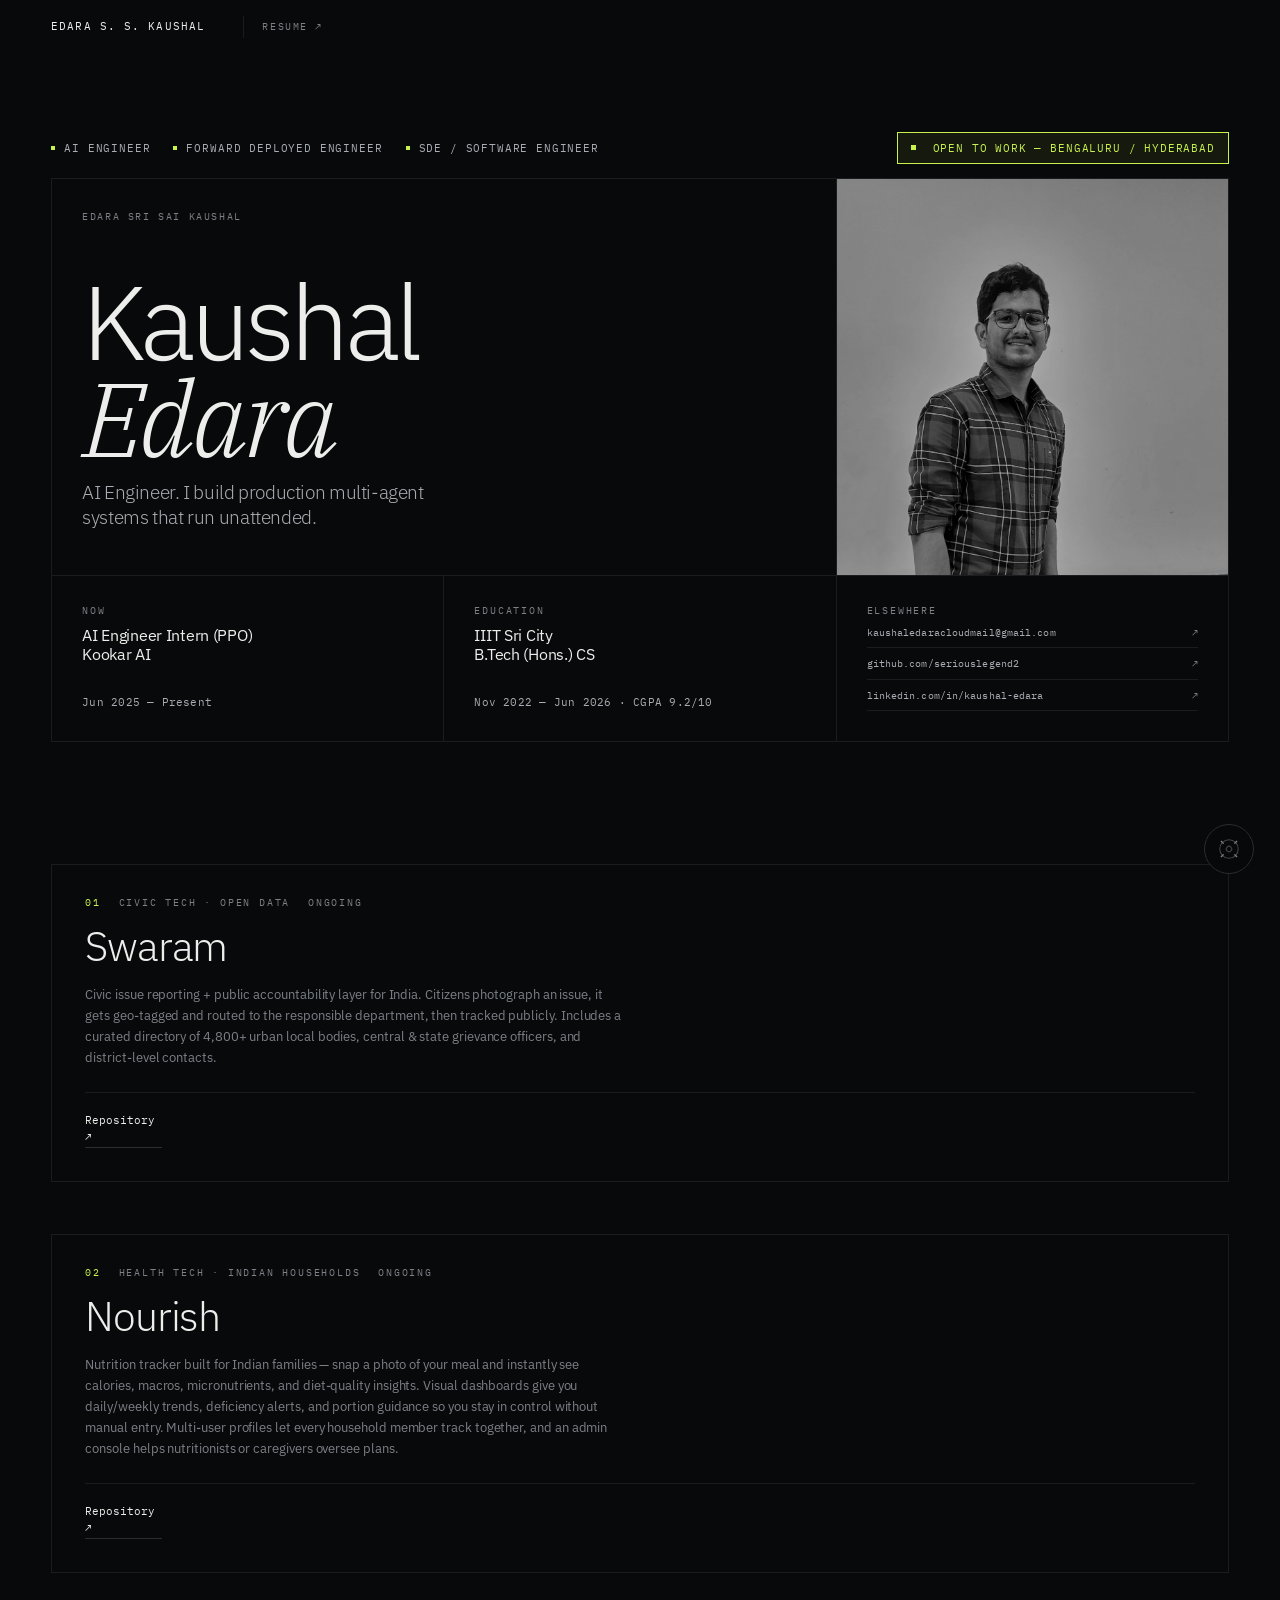
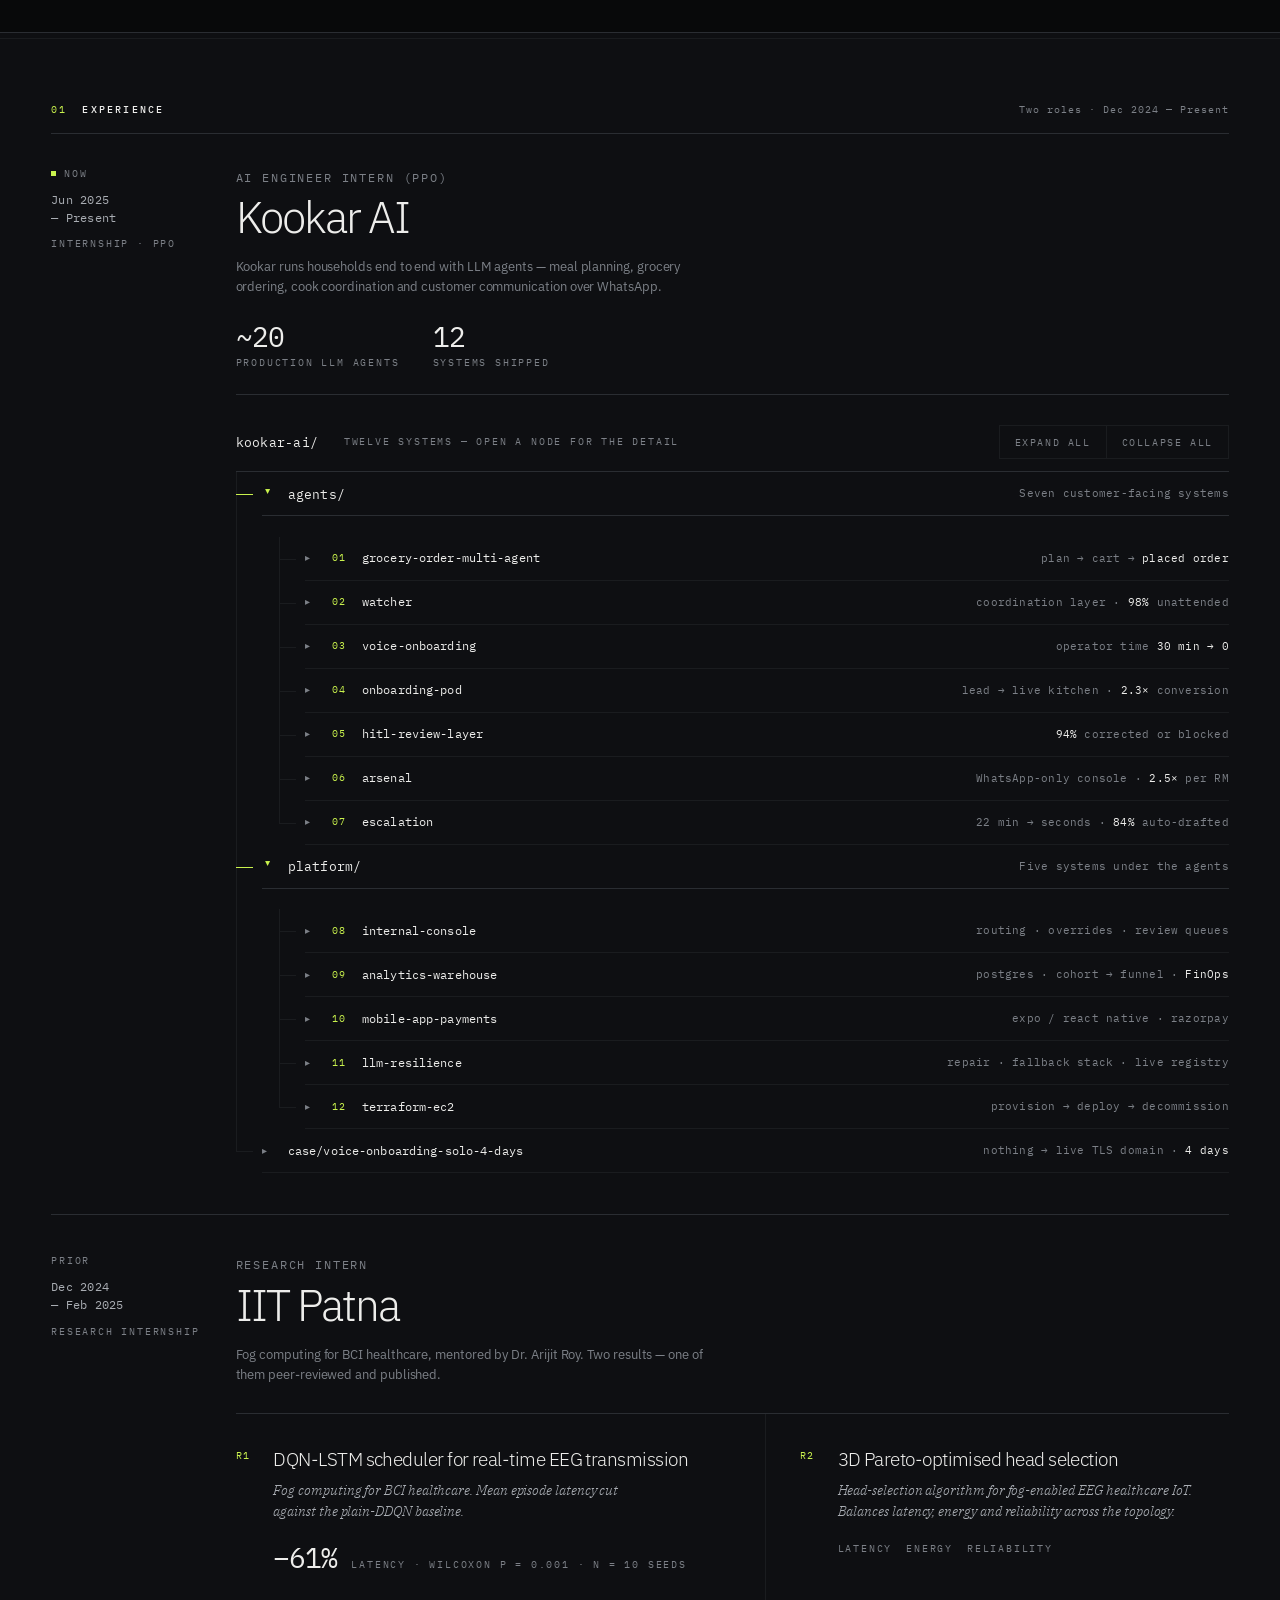
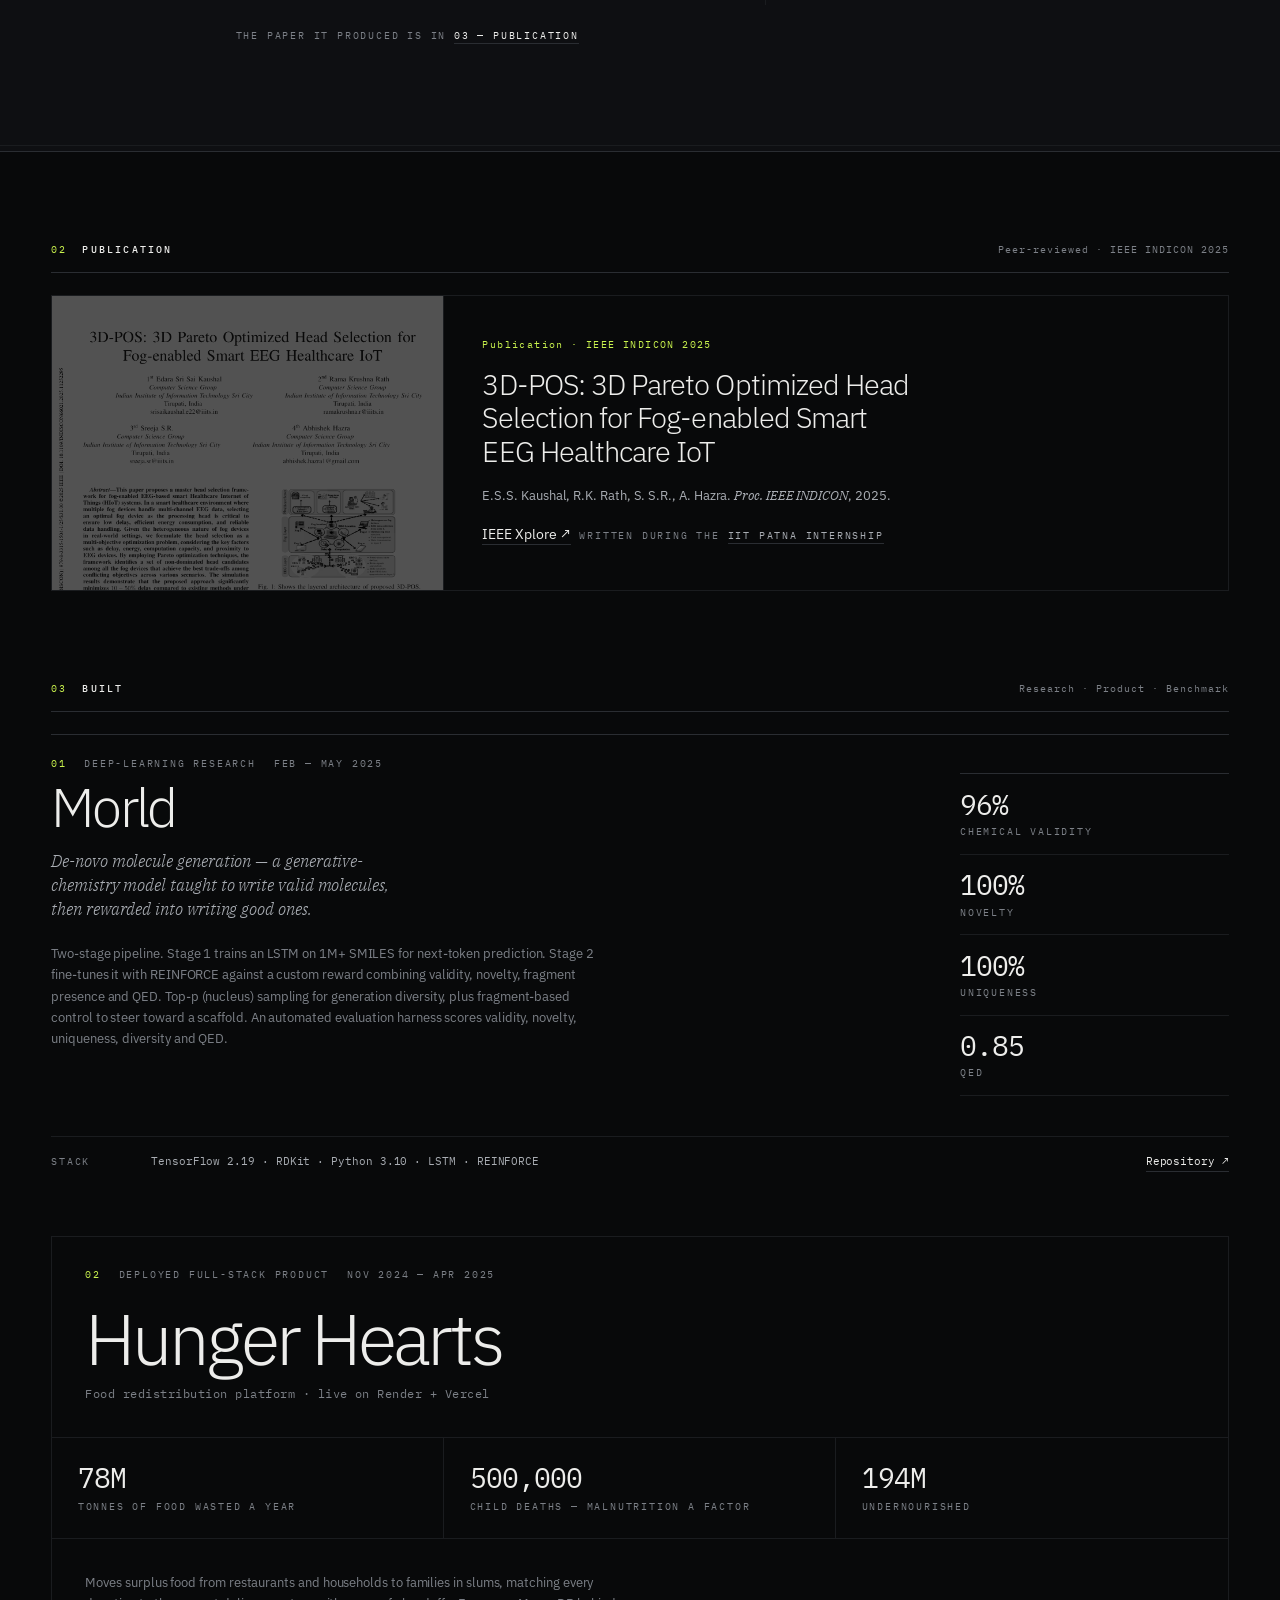
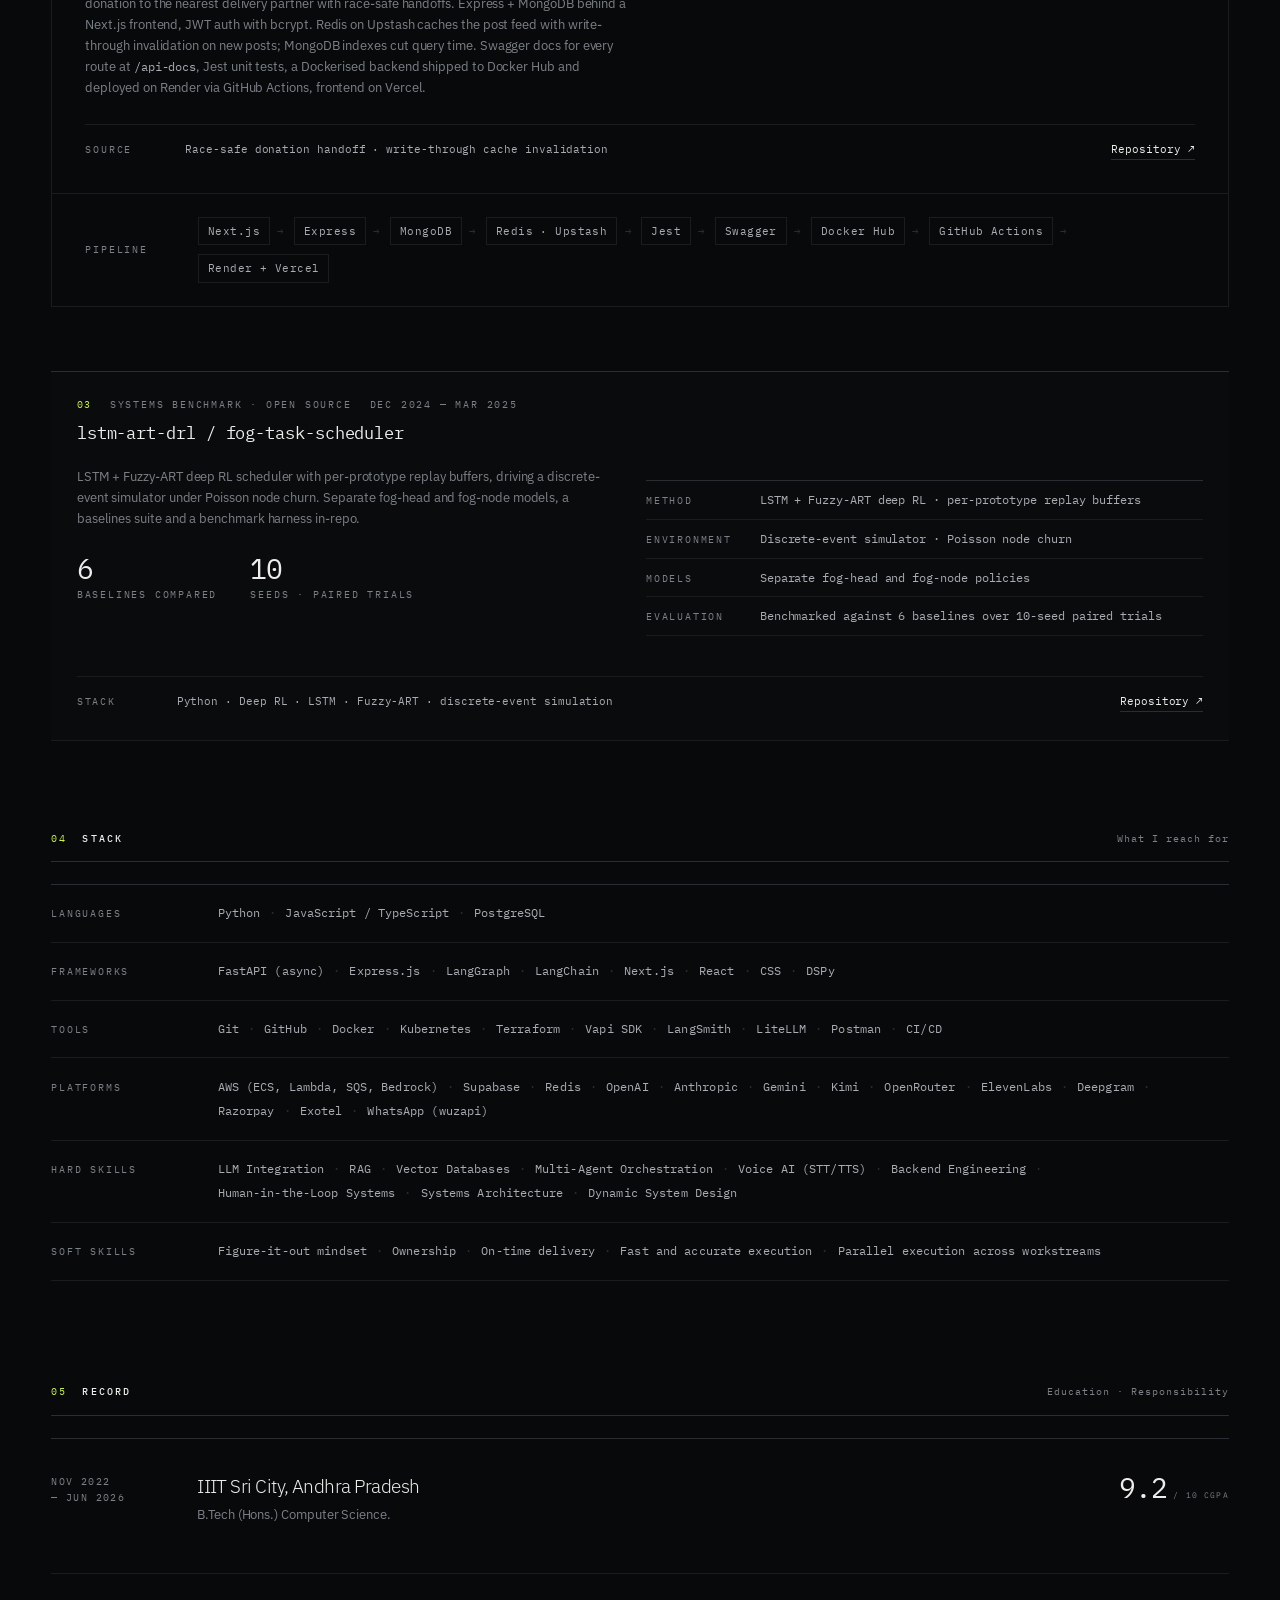
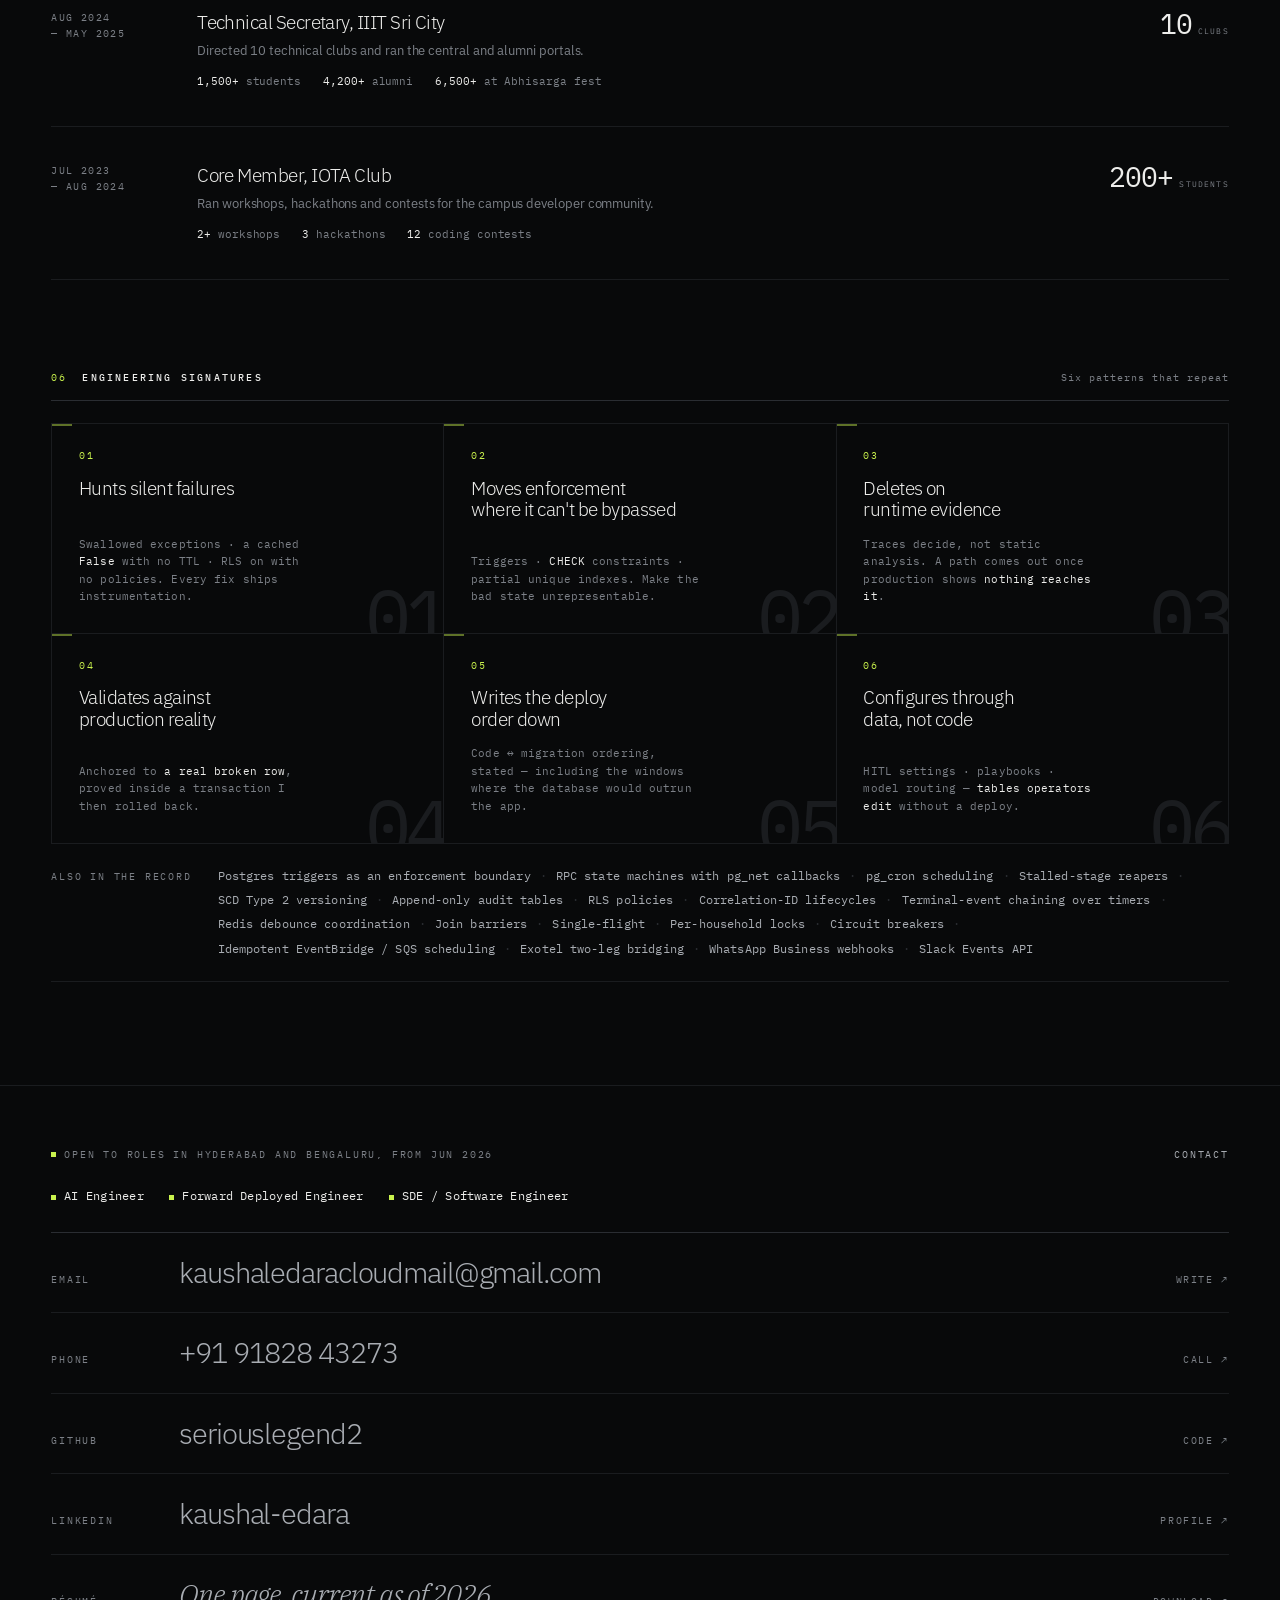
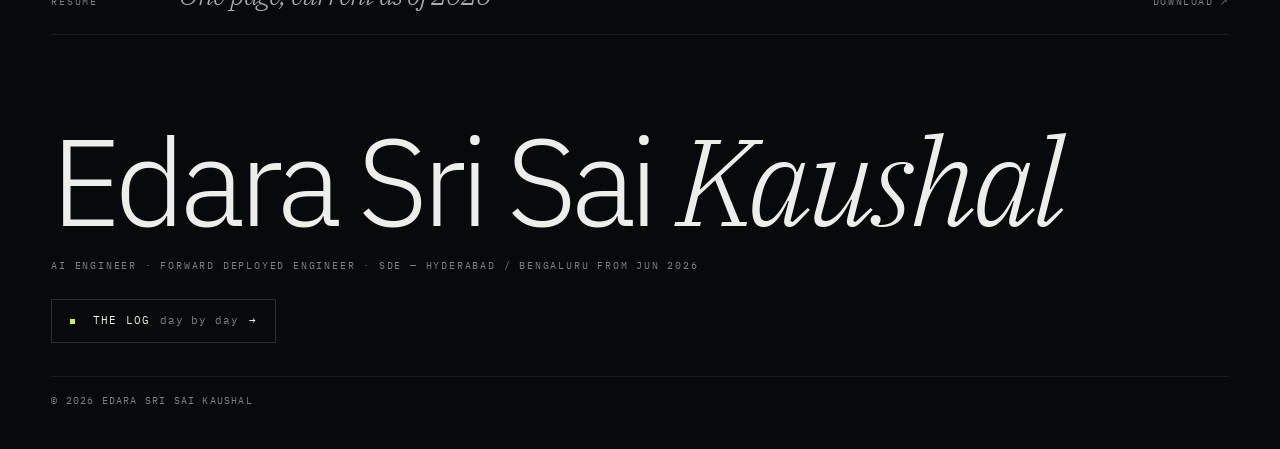
<file: index.html>
<!doctype html>
<html lang="en">
<head>
  <meta charset="utf-8" />
  <meta name="viewport" content="width=device-width, initial-scale=1, viewport-fit=cover" />
  <meta name="color-scheme" content="dark" />
  <title>Kaushal Edara — AI Engineer</title>
  <meta name="description" content="Kaushal Edara — AI engineer building production multi-agent systems at Kookar AI. IEEE INDICON 2025 co-author. IIIT Sri City, B.Tech (Hons.) CS." />
  <meta name="author" content="Edara Sri Sai Kaushal" />

  <meta property="og:type" content="website" />
  <meta property="og:title" content="Kaushal Edara — AI Engineer" />
  <meta property="og:description" content="Production multi-agent systems, platform and infrastructure. Twelve systems shipped at Kookar AI. IEEE INDICON 2025 co-author." />
  <meta property="og:url" content="https://seriouslegend2.github.io/mywebsite/" />
  <meta property="og:image" content="https://seriouslegend2.github.io/mywebsite/assets/images/kaush.jpg" />
  <meta name="twitter:card" content="summary_large_image" />
  <meta name="twitter:title" content="Kaushal Edara — AI Engineer" />
  <meta name="twitter:description" content="Production multi-agent systems, platform and infrastructure. Twelve systems shipped at Kookar AI. IEEE INDICON 2025 co-author." />
  <meta name="twitter:image" content="https://seriouslegend2.github.io/mywebsite/assets/images/kaush.jpg" />

  <link rel="icon" href="assets/images/logo.ico" />
  <link rel="preconnect" href="https://fonts.googleapis.com" />
  <link rel="preconnect" href="https://fonts.gstatic.com" crossorigin />
  <link href="https://fonts.googleapis.com/css2?family=IBM+Plex+Mono:wght@400;500&family=IBM+Plex+Sans:wght@300;400;500&family=IBM+Plex+Serif:ital,wght@1,300&display=swap" rel="stylesheet" />
  <link rel="stylesheet" href="assets/style.css" />
  <!-- Enables reveal animations only when scripting is actually available. -->
  <script>document.documentElement.classList.add('js');</script>
</head>

<body>
  <a class="skip" href="#main">Skip to content</a>

  <!-- ================= NAV ================= -->
  <nav class="nav" aria-label="Primary">
    <div class="nav__inner">
      <a class="nav__mark" href="index.html">Edara&nbsp;S.&nbsp;S.&nbsp;Kaushal</a>

      <a class="nav__out" href="https://drive.google.com/file/d/1-bNgOOs8T8z4OK9Uw6R5DPFEShfbtHOT/view?usp=drive_link" target="_blank" rel="noopener" aria-label="Resume (opens in a new tab)">
        <span class="nav__out-label">Resume</span>
        <span aria-hidden="true">↗</span>
      </a>
    </div>
  </nav>

  <main id="main">

    <!-- ================= MASTHEAD ================= -->
    <header class="masthead" id="about">
      <div class="shell">
        <!-- The three target roles lead the page — what he wants to be read
             for, before anything else. -->
        <div class="masthead__bar">
          <ul class="roles roles--bar" aria-label="Target roles">
            <li>AI&nbsp;Engineer</li>
            <li>Forward&nbsp;Deployed&nbsp;Engineer</li>
            <li>SDE&nbsp;/ Software&nbsp;Engineer</li>
          </ul>

          <!-- Availability, balanced against the roles and given the page's
               one highlight — it is the thing a recruiter checks first. -->
          <p class="avail">
            <span class="dot dot--live" aria-hidden="true"></span>
            Open to work — Bengaluru&nbsp;/ Hyderabad
          </p>
        </div>

        <div class="tiles">
          <!-- identity: 8 wide, 2 tall -->
          <div class="tile s8 r2 m-full tile--static" data-reveal style="--i:0">
            <p class="ident__full">Edara Sri Sai Kaushal</p>
            <h1 class="ident__name">Kaushal<br /><em>Edara</em></h1>
            <p class="ident__role">AI Engineer. I build production multi-agent systems that run unattended.</p>
          </div>

          <!-- portrait: 4 wide, 2 tall -->
          <div class="tile portrait s4 r2 tile--static" data-reveal style="--i:1">
            <img src="assets/images/kaush.jpg" alt="Portrait of Kaushal Edara" width="800" height="1000" loading="eager" />
          </div>

          <div class="tile s4" data-reveal style="--i:2">
            <span class="label">Now</span>
            <p class="tile__name">AI Engineer Intern (PPO)<br />Kookar AI</p>
            <p class="mono" style="margin-top:auto">Jun 2025 — Present</p>
          </div>

          <div class="tile s4" data-reveal style="--i:3">
            <span class="label">Education</span>
            <p class="tile__name">IIIT Sri City<br />B.Tech (Hons.) CS</p>
            <p class="mono" style="margin-top:auto">Nov 2022 — Jun 2026 · CGPA 9.2/10</p>
          </div>

          <div class="tile s4" data-reveal style="--i:4">
            <span class="label">Elsewhere</span>
            <!-- Full addresses, not labels — a reader should be able to copy
                 any of these off the page without clicking through. -->
            <div class="linkstack linkstack--full">
              <a href="mailto:kaushaledaracloudmail@gmail.com"><span>kaushaledaracloudmail@gmail.com</span><span aria-hidden="true">↗</span></a>
              <a href="https://github.com/seriouslegend2" target="_blank" rel="noopener"><span>github.com/seriouslegend2</span><span aria-hidden="true">↗</span></a>
              <a href="https://www.linkedin.com/in/kaushal-edara/" target="_blank" rel="noopener"><span>linkedin.com/in/kaushal-edara</span><span aria-hidden="true">↗</span></a>
            </div>
          </div>
        </div>
      </div>
    </header>

    <!-- ================= 00 — BUILDING NOW ================= -->
    <section class="section" id="now" aria-labelledby="now-t">
      <div class="shell">
        <div class="section__head" data-reveal>
          <span class="section__num">00</span>
          <h2 class="section__title" id="now-t">Building now</h2>
          <span class="section__meta">Two side projects in progress</span>
        </div>

        <div class="now">
          <article class="proj" id="p-swaram" data-reveal>
            <div class="proj__head">
              <span class="proj__idx">01</span>
              <span class="label">Civic tech · Open data</span>
              <span class="label">Ongoing</span>
            </div>
            <h3 class="proj__title">Swaram</h3>
            <p class="proj__body">Civic issue reporting + public accountability layer for India. Citizens photograph an issue, it gets geo‑tagged and routed to the responsible department, then tracked publicly. Includes a curated directory of 4,800+ urban local bodies, central & state grievance officers, and district‑level contacts.</p>
            <p class="proj__foot"><a class="link" href="https://github.com/GrindXXX/swaram" target="_blank" rel="noopener">Repository ↗</a></p>
          </article>

          <article class="proj" id="p-nourish" data-reveal>
            <div class="proj__head">
              <span class="proj__idx">02</span>
              <span class="label">Health tech · Indian households</span>
              <span class="label">Ongoing</span>
            </div>
            <h3 class="proj__title">Nourish</h3>
            <p class="proj__body">Nutrition tracker built for Indian families — snap a photo of your meal and instantly see calories, macros, micronutrients, and diet‑quality insights. Visual dashboards give you daily/weekly trends, deficiency alerts, and portion guidance so you stay in control without manual entry. Multi‑user profiles let every household member track together, and an admin console helps nutritionists or caregivers oversee plans.</p>
            <p class="proj__foot"><a class="link" href="https://github.com/seriouslegend2/nutrient-tracker" target="_blank" rel="noopener">Repository ↗</a></p>
          </article>
        </div>
      </div>
    </section>

    <!-- ================= 02 — EXPERIENCE ================= -->
    <!-- Both employments, one band. This is the only raised surface on the
         page: a step up in near-black, closed by a double hairline. -->
    <section class="section section--xp" id="work" aria-labelledby="work-t">
      <div class="shell">
        <div class="section__head" data-reveal>
          <span class="section__num">01</span>
          <h2 class="section__title" id="work-t">Experience</h2>
          <span class="section__meta">Two roles · Dec 2024 — Present</span>
        </div>

        <ol class="xp section__tiles">
          <!-- ---------------- role 1 — Kookar AI ---------------- -->
          <li class="xp__role" id="xp-kookar" data-reveal>
            <div class="xp__rail">
              <span class="label"><span class="dot dot--live" aria-hidden="true"></span>Now</span>
              <span class="xp__when">Jun 2025 <br />— Present</span>
              <span class="label">Internship · PPO</span>
            </div>

            <div class="xp__main">
              <p class="xp__title">AI Engineer Intern (PPO)</p>
              <h3 class="xp__org">Kookar AI</h3>
              <p class="xp__lede">Kookar runs households end to end with LLM agents — meal planning, grocery ordering, cook coordination and customer communication over WhatsApp.</p>

              <ul class="xp__figs">
                <li><span class="fig">~20</span><span class="label">production LLM agents</span></li>
                <li><span class="fig">12</span><span class="label">systems shipped</span></li>
              </ul>

              <!-- The work as a filesystem tree: twelve systems as one line each,
                   grouped agents/ and platform/. Prose lives behind each disclosure,
                   so the default read is a scan, not a wall. -->
              <div class="tree xp__tree" data-tree>
                <div class="tree__bar">
                  <span class="tree__root">kookar-ai/</span>
                  <span class="label tree__hint">Twelve systems — open a node for the detail</span>
                  <div class="tree__ctl" role="group" aria-label="Expand or collapse every node in this section">
                    <button type="button" data-tree-act="open">Expand all</button>
                    <button type="button" data-tree-act="close">Collapse all</button>
                  </div>
                </div>

          <ul class="tree__list">
            <!-- ---------------- agents/ ---------------- -->
            <li class="tree__item">
              <details class="node node--group" id="k-agents" open>
                <summary class="node__sum">
                  <span class="node__tick" aria-hidden="true"></span>
                  <span class="node__name">agents/</span>
                  <span class="node__fact">Seven customer-facing systems</span>
                </summary>
                <div class="node__in">
                  <ul class="tree__list">
                    <li class="tree__item">
                      <details class="node" id="k-grocery">
                        <summary class="node__sum">
                          <span class="node__tick" aria-hidden="true"></span>
                          <span class="node__idx">01</span>
                          <span class="node__name">grocery-order-multi-agent</span>
                          <span class="node__fact">plan → cart → <b>placed order</b></span>
                        </summary>
                        <div class="node__in">
                          <p class="node__body">Turns meal plans into placed grocery orders. Demand- and expiry-aware stock netting, cross-platform cart allocation, idempotent end to end.</p>
                        </div>
                      </details>
                    </li>

                    <li class="tree__item">
                      <details class="node" id="k-watcher">
                        <summary class="node__sum">
                          <span class="node__tick" aria-hidden="true"></span>
                          <span class="node__idx">02</span>
                          <span class="node__name">watcher</span>
                          <span class="node__fact">coordination layer · <b>98%</b> unattended</span>
                        </summary>
                        <div class="node__in">
                          <p class="node__body">Coordination layer making 20+ independently running agents act as one system per household.</p>
                          <p class="node__meta"><span class="label">98% of dispatches run unattended</span></p>
                        </div>
                      </details>
                    </li>

                    <li class="tree__item">
                      <details class="node" id="k-voice">
                        <summary class="node__sum">
                          <span class="node__tick" aria-hidden="true"></span>
                          <span class="node__idx">03</span>
                          <span class="node__name">voice-onboarding</span>
                          <span class="node__fact">operator time <b>30 min → 0</b></span>
                        </summary>
                        <div class="node__in">
                          <p class="node__body">Replaced a 30-minute scheduled operator call. Resumable, stitches multi-session context, auto-triggers downstream setup.</p>
                          <p class="node__meta"><span class="label">Built solo in four days — see <a class="link" href="#k-case">case/</a></span></p>
                        </div>
                      </details>
                    </li>

                    <li class="tree__item">
                      <details class="node" id="k-pod">
                        <summary class="node__sum">
                          <span class="node__tick" aria-hidden="true"></span>
                          <span class="node__idx">04</span>
                          <span class="node__name">onboarding-pod</span>
                          <span class="node__fact">lead → live kitchen · <b>2.3×</b> conversion</span>
                        </summary>
                        <div class="node__in">
                          <p class="node__body">Multi-agent across customer and cook sides. Extracts every household detail, takes a lead from first contact to a live kitchen.</p>
                        </div>
                      </details>
                    </li>

                    <li class="tree__item">
                      <details class="node" id="k-hitl">
                        <summary class="node__sum">
                          <span class="node__tick" aria-hidden="true"></span>
                          <span class="node__idx">05</span>
                          <span class="node__name">hitl-review-layer</span>
                          <span class="node__fact"><b>94%</b> corrected or blocked</span>
                        </summary>
                        <div class="node__in">
                          <p class="node__body">Catches agent errors before they reach the customer.</p>
                          <p class="node__meta"><span class="label">94% of reviewed outputs corrected or blocked</span></p>
                        </div>
                      </details>
                    </li>

                    <li class="tree__item">
                      <details class="node" id="k-arsenal">
                        <summary class="node__sum">
                          <span class="node__tick" aria-hidden="true"></span>
                          <span class="node__idx">06</span>
                          <span class="node__name">arsenal</span>
                          <span class="node__fact">WhatsApp-only console · <b>2.5×</b> per RM</span>
                        </summary>
                        <div class="node__in">
                          <p class="node__body">Lets RMs manage households from WhatsApp alone, without ever opening a dashboard.</p>
                        </div>
                      </details>
                    </li>

                    <li class="tree__item">
                      <details class="node" id="k-escalation">
                        <summary class="node__sum">
                          <span class="node__tick" aria-hidden="true"></span>
                          <span class="node__idx">07</span>
                          <span class="node__name">escalation</span>
                          <span class="node__fact">22 min → seconds · <b>84%</b> auto-drafted</span>
                        </summary>
                        <div class="node__in">
                          <p class="node__body">Problems reach the right human in seconds instead of 22 minutes; an agent drafts the fix.</p>
                        </div>
                      </details>
                    </li>
                  </ul>
                </div>
              </details>
            </li>

            <!-- ---------------- platform/ ---------------- -->
            <li class="tree__item">
              <details class="node node--group" id="k-platform" open>
                <summary class="node__sum">
                  <span class="node__tick" aria-hidden="true"></span>
                  <span class="node__name">platform/</span>
                  <span class="node__fact">Five systems under the agents</span>
                </summary>
                <div class="node__in">
                  <ul class="tree__list">
                    <li class="tree__item">
                      <details class="node" id="k-console">
                        <summary class="node__sum">
                          <span class="node__tick" aria-hidden="true"></span>
                          <span class="node__idx">08</span>
                          <span class="node__name">internal-console</span>
                          <span class="node__fact">routing · overrides · review queues</span>
                        </summary>
                        <div class="node__in">
                          <p class="node__body">Per-agent model routing, cohort overrides, HITL review queues, plus growth and funnel analytics dashboards.</p>
                          <ul class="chips node__meta"><li>Routing</li><li>Overrides</li><li>Review queues</li><li>Growth</li><li>Funnel</li></ul>
                        </div>
                      </details>
                    </li>

                    <li class="tree__item">
                      <details class="node" id="k-warehouse">
                        <summary class="node__sum">
                          <span class="node__tick" aria-hidden="true"></span>
                          <span class="node__idx">09</span>
                          <span class="node__name">analytics-warehouse</span>
                          <span class="node__fact">postgres · cohort → funnel · <b>FinOps</b></span>
                        </summary>
                        <div class="node__in">
                          <p class="node__body">A hand-built Postgres warehouse under the dashboards: a view-migration suite plus cron scheduling covering cohort analysis, phase classification, retention, funnel and growth. On top, a reporting layer that attributes LLM cost per project from LangSmith traces — FinOps, not just charts.</p>
                          <ul class="chips node__meta"><li>View migrations</li><li>pg_cron</li><li>Cohort</li><li>Retention</li><li>LangSmith cost attribution</li></ul>
                        </div>
                      </details>
                    </li>

                    <li class="tree__item">
                      <details class="node" id="k-mobile">
                        <summary class="node__sum">
                          <span class="node__tick" aria-hidden="true"></span>
                          <span class="node__idx">10</span>
                          <span class="node__name">mobile-app-payments</span>
                          <span class="node__fact">expo / react native · razorpay</span>
                        </summary>
                        <div class="node__in">
                          <p class="node__body">The end-user surface. Expo / React Native with phone-OTP auth, Razorpay checkout, a transactions view, an auth-sync trigger, and an onboarding + scheduling rewrite on a custom calendar.</p>
                        </div>
                      </details>
                    </li>

                    <li class="tree__item">
                      <details class="node" id="k-resilience">
                        <summary class="node__sum">
                          <span class="node__tick" aria-hidden="true"></span>
                          <span class="node__idx">11</span>
                          <span class="node__name">llm-resilience</span>
                          <span class="node__fact">repair · fallback stack · live registry</span>
                        </summary>
                        <div class="node__in">
                          <p class="node__body">Structured-output repair and recovery policies, a provider-capability model, a fallback stack, a litellm gateway behind service tokens, and model routing lifted out of code into a live agent registry with BYOK presets.</p>
                        </div>
                      </details>
                    </li>

                    <li class="tree__item">
                      <details class="node" id="k-infra">
                        <summary class="node__sum">
                          <span class="node__tick" aria-hidden="true"></span>
                          <span class="node__idx">12</span>
                          <span class="node__name">terraform-ec2</span>
                          <span class="node__fact">provision → deploy → decommission</span>
                        </summary>
                        <div class="node__in">
                          <p class="node__body">ALB, EC2, IAM, Route53, SSL, secrets and security modules with a bootstrap and deploy script, plus OAuth login wiring. I have also decommissioned a full stack, cross-stack references included — build and teardown.</p>
                          <ul class="chips node__meta"><li>Provision</li><li>Deploy</li><li>Decommission</li></ul>
                        </div>
                      </details>
                    </li>
                  </ul>
                </div>
              </details>
            </li>

            <!-- ---------------- case/ — the one end-to-end solo build ------- -->
            <li class="tree__item">
              <details class="node node--case" id="k-case">
                <summary class="node__sum">
                  <span class="node__tick" aria-hidden="true"></span>
                  <span class="node__name">case/voice-onboarding-solo-4-days</span>
                  <span class="node__fact">nothing → live TLS domain · <b>4 days</b></span>
                </summary>
                <div class="node__in">
                  <p class="node__body">My first task there: a customer-facing voice product from nothing to a live TLS domain in four days, alone, deployment included.</p>
                  <dl class="spec node__meta">
                    <div class="spec__row">
                      <dt class="label">Transport</dt>
                      <dd>Vapi WebRTC voice sessions in the browser over a Daily.co transport — browser audio, not PSTN telephony.</dd>
                    </div>
                    <div class="spec__row">
                      <dt class="label">Grader</dt>
                      <dd>A 33-question LLM completeness grader at temperature 0, explicitly forbidden from inferring. Fails closed, gates onboarding status at a 95% threshold.</dd>
                    </div>
                    <div class="spec__row">
                      <dt class="label">Archival</dt>
                      <dd>Call recordings merged with ffmpeg and pushed to a transcription service.</dd>
                    </div>
                    <div class="spec__row">
                      <dt class="label">Delivery</dt>
                      <dd>Docker + Caddy for automatic TLS, with a hand-tuned CSP — under a WebRTC transport, a policy one notch too strict yields a call that connects and then stays silent.</dd>
                    </div>
                  </dl>
                </div>
              </details>
            </li>
                </ul>
              </div>
            </div>
          </li>

          <!-- ---------------- role 2 — IIT Patna ---------------- -->
          <li class="xp__role" id="xp-iitp" data-reveal>
            <div class="xp__rail">
              <span class="label">Prior</span>
              <span class="xp__when">Dec 2024 <br />— Feb 2025</span>
              <span class="label">Research internship</span>
            </div>

            <div class="xp__main">
              <p class="xp__title">Research Intern</p>
              <h3 class="xp__org">IIT Patna</h3>
              <p class="xp__lede">Fog computing for BCI healthcare, mentored by Dr. Arijit Roy. Two results — one of them peer-reviewed and published.</p>

              <!-- the two findings, set as margin notes hanging off their labels -->
              <div class="notes notes--xp">
                <div class="note">
                  <span class="note__tag">R1</span>
                  <div class="note__body">
                    <h4 class="note__title">DQN-LSTM scheduler for real-time EEG transmission</h4>
                    <p class="note__lede">Fog computing for BCI healthcare. Mean episode latency cut against the plain-DDQN baseline.</p>
                    <p class="note__foot"><span class="fig">−61%</span><span class="label">latency · Wilcoxon p = 0.001 · n = 10 seeds</span></p>
                  </div>
                </div>

                <div class="note">
                  <span class="note__tag">R2</span>
                  <div class="note__body">
                    <h4 class="note__title">3D Pareto-optimised head selection</h4>
                    <p class="note__lede">Head-selection algorithm for fog-enabled EEG healthcare IoT. Balances latency, energy and reliability across the topology.</p>
                    <p class="note__foot"><span class="label">Latency</span><span class="label">Energy</span><span class="label">Reliability</span></p>
                  </div>
                </div>
              </div>

              <span class="label xp__xref">The paper it produced is in <a class="link" href="#research">03 — Publication</a></span>
            </div>
          </li>
        </ol>
      </div>
    </section>

    <!-- ================= 03 — PUBLICATION ================= -->
    <!-- A peer-reviewed paper is not a job, so it keeps its own plate. -->
    <section class="section" id="research" aria-labelledby="research-t">
      <div class="shell">
        <div class="section__head" data-reveal>
          <span class="section__num">02</span>
          <h2 class="section__title" id="research-t">Publication</h2>
          <span class="section__meta">Peer-reviewed · IEEE INDICON 2025</span>
        </div>

        <div class="paper section__tiles" data-reveal>
          <div class="paper__frame">
            <img src="assets/images/indicon-paper.png" alt="First page of the 3D-POS paper published at IEEE INDICON 2025" loading="lazy" />
          </div>
          <div class="paper__body">
            <span class="tile__idx">Publication · IEEE INDICON 2025</span>
            <h3 class="paper__title">3D-POS: 3D Pareto Optimized Head Selection for Fog-enabled Smart EEG Healthcare IoT</h3>
            <p class="paper__cite">E.S.S. Kaushal, R.K. Rath, S. S.R., A. Hazra. <span class="paper__cite-em">Proc. IEEE INDICON</span>, 2025.</p>
            <p><a class="link" href="https://ieeexplore.ieee.org/document/11252295" target="_blank" rel="noopener">IEEE Xplore ↗</a> &nbsp; <span class="label">Written during the <a class="link link--mute" href="#work">IIT Patna internship</a></span></p>
          </div>
        </div>
      </div>
    </section>

    <!-- ================= 04 — BUILT ================= -->
    <!-- Three projects, three kinds of work, three layouts. A research report,
         a deployed product and a benchmark sheet do not get one template.
         What holds them together: accent index, mono kind-label, and the same
         stack/source rule closing every entry. -->
    <section class="section" id="built" aria-labelledby="built-t">
      <div class="shell">
        <div class="section__head" data-reveal>
          <span class="section__num">03</span>
          <h2 class="section__title" id="built-t">Built</h2>
          <span class="section__meta">Research · Product · Benchmark</span>
        </div>

        <div class="built section__tiles">

          <!-- ---- 01 · RESEARCH — a lab report: prose left, results hard right ---- -->
          <article class="proj proj--research" id="p-morld" data-reveal>
            <div class="proj__lede">
              <div class="proj__head">
                <span class="proj__idx">01</span>
                <span class="label">Deep-learning research</span>
                <span class="label">Feb — May 2025</span>
              </div>
              <h3 class="proj__title proj__title--research">Morld</h3>
              <p class="proj__abstract">De-novo molecule generation — a generative-chemistry model taught to write valid molecules, then rewarded into writing good ones.</p>
              <p class="proj__body">Two-stage pipeline. Stage 1 trains an LSTM on 1M+ SMILES for next-token prediction. Stage 2 fine-tunes it with REINFORCE against a custom reward combining validity, novelty, fragment presence and QED. Top-p (nucleus) sampling for generation diversity, plus fragment-based control to steer toward a scaffold. An automated evaluation harness scores validity, novelty, uniqueness, diversity and QED.</p>
            </div>

            <dl class="metrics" aria-label="Evaluation results">
              <div class="metric">
                <dd class="fig">96%</dd>
                <dt class="label">Chemical validity</dt>
              </div>
              <div class="metric">
                <dd class="fig">100%</dd>
                <dt class="label">Novelty</dt>
              </div>
              <div class="metric">
                <dd class="fig">100%</dd>
                <dt class="label">Uniqueness</dt>
              </div>
              <div class="metric">
                <dd class="fig">0.85</dd>
                <dt class="label">QED</dt>
              </div>
            </dl>

            <p class="proj__foot">
              <span class="label">Stack</span>
              <span>TensorFlow 2.19 · RDKit · Python 3.10 · LSTM · REINFORCE</span>
              <a class="link" href="https://github.com/seriouslegend2/Denovo-Chemical-Molecule-Generation-with-LSTM-RL" target="_blank" rel="noopener">Repository ↗</a>
            </p>
          </article>

          <!-- ---- 02 · PRODUCT — the only boxed entry: banner, impact, pipeline ---- -->
          <article class="proj proj--product" id="p-hungerhearts" data-reveal>
            <div class="proj__banner">
              <div class="proj__head">
                <span class="proj__idx">02</span>
                <span class="label">Deployed full-stack product</span>
                <span class="label">Nov 2024 — Apr 2025</span>
              </div>
              <h3 class="proj__title proj__title--product">Hunger Hearts</h3>
              <p class="proj__banner-sub">Food redistribution platform · live on Render + Vercel</p>
            </div>

            <ul class="impact" aria-label="Why it exists">
              <li><span class="fig">78M</span><span class="label">tonnes of food wasted a year</span></li>
              <li><span class="fig">500,000</span><span class="label">child deaths — malnutrition a factor</span></li>
              <li><span class="fig">194M</span><span class="label">undernourished</span></li>
            </ul>

            <div class="proj__prose">
              <p class="proj__body">Moves surplus food from restaurants and households to families in slums, matching every donation to the nearest delivery partner with race-safe handoffs. Express + MongoDB behind a Next.js frontend, JWT auth with bcrypt. Redis on Upstash caches the post feed with write-through invalidation on new posts; MongoDB indexes cut query time. Swagger docs for every route at <code class="code">/api-docs</code>, Jest unit tests, a Dockerised backend shipped to Docker Hub and deployed on Render via GitHub Actions, frontend on Vercel.</p>

              <p class="proj__foot">
                <span class="label">Source</span>
                <span>Race-safe donation handoff · write-through cache invalidation</span>
                <a class="link" href="https://github.com/seriouslegend2/hungerhearts" target="_blank" rel="noopener">Repository ↗</a>
              </p>
            </div>

            <div class="pipe">
              <span class="label">Pipeline</span>
              <ol class="pipe__row">
                <li>Next.js</li>
                <li>Express</li>
                <li>MongoDB</li>
                <li>Redis · Upstash</li>
                <li>Jest</li>
                <li>Swagger</li>
                <li>Docker Hub</li>
                <li>GitHub Actions</li>
                <li>Render + Vercel</li>
              </ol>
            </div>
          </article>

          <!-- ---- 03 · BENCHMARK — a sunk results sheet, mono-dominant ---- -->
          <article class="proj proj--bench" id="p-fogsched" data-reveal>
            <div class="proj__head">
              <span class="proj__idx">03</span>
              <span class="label">Systems benchmark · open source</span>
              <span class="label">Dec 2024 — Mar 2025</span>
            </div>
            <h3 class="proj__title proj__title--bench">lstm-art-drl / fog-task-scheduler</h3>

            <div class="bench">
              <div>
                <p class="proj__body">LSTM + Fuzzy-ART deep RL scheduler with per-prototype replay buffers, driving a discrete-event simulator under Poisson node churn. Separate fog-head and fog-node models, a baselines suite and a benchmark harness in-repo.</p>
                <ul class="bench__figs">
                  <li><span class="fig">6</span><span class="label">baselines compared</span></li>
                  <li><span class="fig">10</span><span class="label">seeds · paired trials</span></li>
                </ul>
              </div>

              <dl class="sheet">
                <div class="sheet__row">
                  <dt class="label">Method</dt>
                  <dd>LSTM + Fuzzy-ART deep RL · per-prototype replay buffers</dd>
                </div>
                <div class="sheet__row">
                  <dt class="label">Environment</dt>
                  <dd>Discrete-event simulator · Poisson node churn</dd>
                </div>
                <div class="sheet__row">
                  <dt class="label">Models</dt>
                  <dd>Separate fog-head and fog-node policies</dd>
                </div>
                <div class="sheet__row">
                  <dt class="label">Evaluation</dt>
                  <dd>Benchmarked against 6 baselines over 10-seed paired trials</dd>
                </div>
              </dl>
            </div>

            <p class="proj__foot">
              <span class="label">Stack</span>
              <span>Python · Deep RL · LSTM · Fuzzy-ART · discrete-event simulation</span>
              <a class="link" href="https://github.com/seriouslegend2/drllstm-testing1" target="_blank" rel="noopener">Repository ↗</a>
            </p>
          </article>

        </div>
      </div>
    </section>

    <!-- ================= 05 — STACK ================= -->
    <section class="section" id="stack" aria-labelledby="stack-t">
      <div class="shell">
        <div class="section__head" data-reveal>
          <span class="section__num">04</span>
          <h2 class="section__title" id="stack-t">Stack</h2>
          <span class="section__meta">What I reach for</span>
        </div>

        <!-- dense manifest: one hairline row per category, no boxes -->
        <dl class="manifest section__tiles">
          <div class="manifest__row" data-reveal style="--i:0">
            <dt class="label">Languages</dt>
            <dd><ul class="chips"><li>Python</li><li>JavaScript / TypeScript</li><li>PostgreSQL</li></ul></dd>
          </div>

          <div class="manifest__row" data-reveal style="--i:1">
            <dt class="label">Frameworks</dt>
            <dd><ul class="chips"><li>FastAPI (async)</li><li>Express.js</li><li>LangGraph</li><li>LangChain</li><li>Next.js</li><li>React</li><li>CSS</li><li>DSPy</li></ul></dd>
          </div>

          <div class="manifest__row" data-reveal style="--i:2">
            <dt class="label">Tools</dt>
            <dd><ul class="chips"><li>Git</li><li>GitHub</li><li>Docker</li><li>Kubernetes</li><li>Terraform</li><li>Vapi SDK</li><li>LangSmith</li><li>LiteLLM</li><li>Postman</li><li>CI/CD</li></ul></dd>
          </div>

          <div class="manifest__row" data-reveal style="--i:3">
            <dt class="label">Platforms</dt>
            <dd><ul class="chips"><li>AWS (ECS, Lambda, SQS, Bedrock)</li><li>Supabase</li><li>Redis</li><li>OpenAI</li><li>Anthropic</li><li>Gemini</li><li>Kimi</li><li>OpenRouter</li><li>ElevenLabs</li><li>Deepgram</li><li>Razorpay</li><li>Exotel</li><li>WhatsApp (wuzapi)</li></ul></dd>
          </div>

          <div class="manifest__row" data-reveal style="--i:4">
            <dt class="label">Hard skills</dt>
            <dd><ul class="chips"><li>LLM Integration</li><li>RAG</li><li>Vector Databases</li><li>Multi-Agent Orchestration</li><li>Voice AI (STT/TTS)</li><li>Backend Engineering</li><li>Human-in-the-Loop Systems</li><li>Systems Architecture</li><li>Dynamic System Design</li></ul></dd>
          </div>

          <div class="manifest__row" data-reveal style="--i:5">
            <dt class="label">Soft skills</dt>
            <dd><ul class="chips"><li>Figure-it-out mindset</li><li>Ownership</li><li>On-time delivery</li><li>Fast and accurate execution</li><li>Parallel execution across workstreams</li></ul></dd>
          </div>
        </dl>
      </div>
    </section>

    <!-- ================= 06 — RECORD ================= -->
    <section class="section" id="record" aria-labelledby="record-t">
      <div class="shell">
        <div class="section__head" data-reveal>
          <span class="section__num">05</span>
          <h2 class="section__title" id="record-t">Record</h2>
          <span class="section__meta">Education · Responsibility</span>
        </div>

        <!-- chronology: dates in the left rail, headline figure right-aligned -->
        <div class="record section__tiles">
          <div class="rec" data-reveal style="--i:0">
            <span class="rec__when">Nov 2022<br />— Jun 2026</span>
            <div class="rec__main">
              <h3 class="rec__title">IIIT Sri City, Andhra Pradesh</h3>
              <p class="rec__body">B.Tech (Hons.) Computer Science.</p>
            </div>
            <p class="rec__fig"><span class="fig">9.2<sub>/ 10 CGPA</sub></span></p>
          </div>

          <div class="rec" data-reveal style="--i:1">
            <span class="rec__when">Aug 2024<br />— May 2025</span>
            <div class="rec__main">
              <h3 class="rec__title">Technical Secretary, IIIT Sri City</h3>
              <p class="rec__body">Directed 10 technical clubs and ran the central and alumni portals.</p>
              <span class="facts"><span><b>1,500+</b> students</span><span><b>4,200+</b> alumni</span><span><b>6,500+</b> at Abhisarga fest</span></span>
            </div>
            <p class="rec__fig"><span class="fig">10<sub>clubs</sub></span></p>
          </div>

          <div class="rec" data-reveal style="--i:2">
            <span class="rec__when">Jul 2023<br />— Aug 2024</span>
            <div class="rec__main">
              <h3 class="rec__title">Core Member, IOTA Club</h3>
              <p class="rec__body">Ran workshops, hackathons and contests for the campus developer community.</p>
              <span class="facts"><span><b>2+</b> workshops</span><span><b>3</b> hackathons</span><span><b>12</b> coding contests</span></span>
            </div>
            <p class="rec__fig"><span class="fig">200+<sub>students</sub></span></p>
          </div>
        </div>
      </div>
    </section>

    <!-- ================= 06 — SIGNATURES ================= -->
    <!-- Closes the page. Six cards, stated up front — no disclosure, no
         paragraphs: assertion, then the evidence in a line. -->
    <section class="section" id="signatures" aria-labelledby="sig-t">
      <div class="shell">
        <div class="section__head" data-reveal>
          <span class="section__num">06</span>
          <h2 class="section__title" id="sig-t">Engineering signatures</h2>
          <span class="section__meta">Six patterns that repeat</span>
        </div>

        <div class="sigs section__tiles">
          <article class="sig" id="s-silent" data-reveal style="--i:0">
            <span class="sig__ghost" aria-hidden="true">01</span>
            <span class="sig__idx">01</span>
            <h3 class="sig__name">Hunts silent failures</h3>
            <p class="sig__fact">Swallowed exceptions · a cached <b>False</b> with no TTL · RLS on with no policies. Every fix ships instrumentation.</p>
          </article>

          <article class="sig" id="s-enforce" data-reveal style="--i:1">
            <span class="sig__ghost" aria-hidden="true">02</span>
            <span class="sig__idx">02</span>
            <h3 class="sig__name">Moves enforcement where it can't be bypassed</h3>
            <p class="sig__fact">Triggers · <b>CHECK</b> constraints · partial unique indexes. Make the bad state unrepresentable.</p>
          </article>

          <article class="sig" id="s-delete" data-reveal style="--i:2">
            <span class="sig__ghost" aria-hidden="true">03</span>
            <span class="sig__idx">03</span>
            <h3 class="sig__name">Deletes on runtime evidence</h3>
            <p class="sig__fact">Traces decide, not static analysis. A path comes out once production shows <b>nothing reaches it</b>.</p>
          </article>

          <article class="sig" id="s-reality" data-reveal style="--i:3">
            <span class="sig__ghost" aria-hidden="true">04</span>
            <span class="sig__idx">04</span>
            <h3 class="sig__name">Validates against production reality</h3>
            <p class="sig__fact">Anchored to <b>a real broken row</b>, proved inside a transaction I then rolled back.</p>
          </article>

          <article class="sig" id="s-deploy" data-reveal style="--i:4">
            <span class="sig__ghost" aria-hidden="true">05</span>
            <span class="sig__idx">05</span>
            <h3 class="sig__name">Writes the deploy order down</h3>
            <p class="sig__fact">Code ↔ migration ordering, stated — including the windows where the database would outrun the app.</p>
          </article>

          <article class="sig" id="s-config" data-reveal style="--i:5">
            <span class="sig__ghost" aria-hidden="true">06</span>
            <span class="sig__idx">06</span>
            <h3 class="sig__name">Configures through data, not code</h3>
            <p class="sig__fact">HITL settings · playbooks · model routing — <b>tables operators edit</b> without a deploy.</p>
          </article>
        </div>

        <div class="sigs__tail" data-reveal>
          <span class="label">Also in the record</span>
          <ul class="chips">
            <li>Postgres triggers as an enforcement boundary</li>
            <li>RPC state machines with pg_net callbacks</li>
            <li>pg_cron scheduling</li>
            <li>Stalled-stage reapers</li>
            <li>SCD Type 2 versioning</li>
            <li>Append-only audit tables</li>
            <li>RLS policies</li>
            <li>Correlation-ID lifecycles</li>
            <li>Terminal-event chaining over timers</li>
            <li>Redis debounce coordination</li>
            <li>Join barriers</li>
            <li>Single-flight</li>
            <li>Per-household locks</li>
            <li>Circuit breakers</li>
            <li>Idempotent EventBridge / SQS scheduling</li>
            <li>Exotel two-leg bridging</li>
            <li>WhatsApp Business webhooks</li>
            <li>Slack Events API</li>
          </ul>
        </div>
      </div>
    </section>
  </main>

  <!-- ================= FOOTER ================= -->
  <footer class="foot">
    <div class="shell">
      <div class="foot__status">
        <p class="label"><span class="dot dot--live" aria-hidden="true"></span>Open to roles in Hyderabad and Bengaluru, from Jun 2026</p>
        <span class="label foot__status-k">Contact</span>
      </div>

      <ul class="roles roles--foot" aria-label="Target roles">
        <li>AI&nbsp;Engineer</li>
        <li>Forward&nbsp;Deployed&nbsp;Engineer</li>
        <li>SDE&nbsp;/ Software&nbsp;Engineer</li>
      </ul>

      <!-- dispatch: one channel per row, value set large, destination on the right -->
      <div class="dispatch">
        <a class="dispatch__row" href="mailto:kaushaledaracloudmail@gmail.com">
          <span class="label dispatch__k">Email</span>
          <span class="dispatch__v">kaushaledaracloudmail@gmail.com</span>
          <span class="dispatch__go" aria-hidden="true">Write ↗</span>
        </a>

        <a class="dispatch__row" href="tel:+919182843273">
          <span class="label dispatch__k">Phone</span>
          <span class="dispatch__v">+91 91828 43273</span>
          <span class="dispatch__go" aria-hidden="true">Call ↗</span>
        </a>

        <a class="dispatch__row" href="https://github.com/seriouslegend2" target="_blank" rel="noopener">
          <span class="label dispatch__k">GitHub</span>
          <span class="dispatch__v">seriouslegend2</span>
          <span class="dispatch__go" aria-hidden="true">Code ↗</span>
        </a>

        <a class="dispatch__row" href="https://www.linkedin.com/in/kaushal-edara/" target="_blank" rel="noopener">
          <span class="label dispatch__k">LinkedIn</span>
          <span class="dispatch__v">kaushal-edara</span>
          <span class="dispatch__go" aria-hidden="true">Profile ↗</span>
        </a>

        <a class="dispatch__row dispatch__row--strong" href="https://drive.google.com/file/d/1-bNgOOs8T8z4OK9Uw6R5DPFEShfbtHOT/view?usp=drive_link" target="_blank" rel="noopener">
          <span class="label dispatch__k">Résumé</span>
          <span class="dispatch__v">One page, current as of 2026</span>
          <span class="dispatch__go" aria-hidden="true">Download ↗</span>
        </a>
      </div>

      <!-- sign-off: the full name, largest thing in the footer -->
      <div class="signoff">
        <p class="signoff__name">Edara Sri Sai <em>Kaushal</em></p>
        <p class="signoff__meta label">AI Engineer · Forward Deployed Engineer · SDE — Hyderabad / Bengaluru from Jun 2026</p>

        <!-- The vlog's only entry point: a small button under the name,
             rather than a tab competing with the work at the top. -->
        <a class="signoff__vlog" href="vlog.html">
          <span class="dot dot--live" aria-hidden="true"></span>
          <span>The log</span>
          <span class="signoff__vlog-sub">day by day</span>
          <span aria-hidden="true">→</span>
        </a>
      </div>

      <div class="foot__bar">
        <span>© <span id="yr">2026</span> Edara Sri Sai Kaushal</span>
      </div>
    </div>
  </footer>

  <script type="module" src="assets/main.js"></script>
  <script>
    // ES-module fetches are CORS-blocked on file:// (origin "null"), so the
    // module above silently fails when the page is opened straight from disk.
    // main.js has no import/export, so re-loading it as a classic script is a
    // faithful fallback. Deferred modules run before DOMContentLoaded, so on
    // http(s) the flag is already set and this is a no-op.
    addEventListener('DOMContentLoaded', function () {
      if (window.__portfolioBooted) return;
      var s = document.createElement('script');
      s.src = 'assets/main.js';
      document.body.appendChild(s);
    });
  </script>
</body>
</html>
</file>
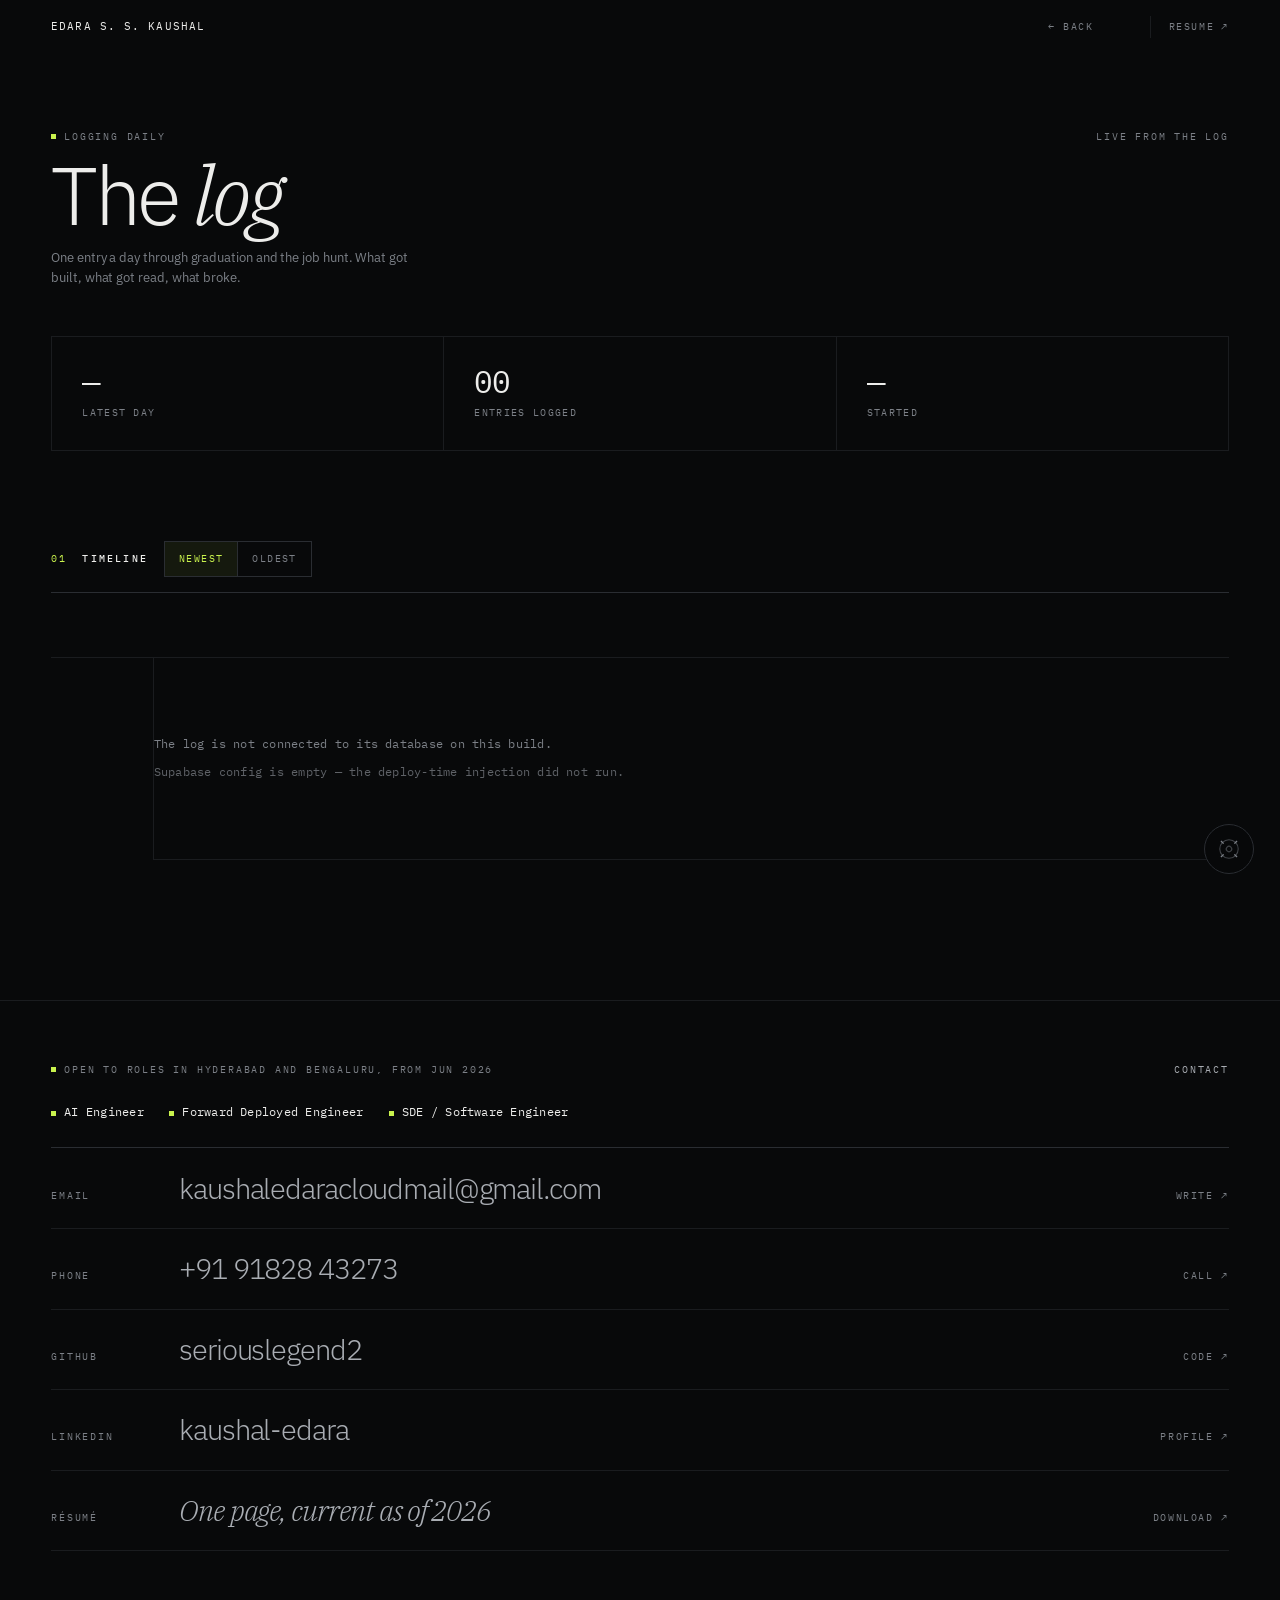
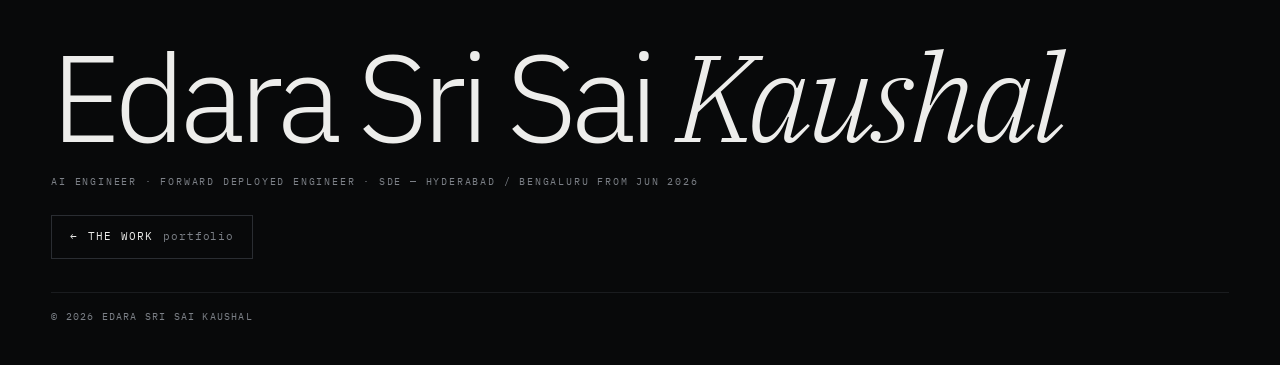
<file: vlog.html>
<!doctype html>
<html lang="en">
<head>
  <meta charset="utf-8" />
  <meta name="viewport" content="width=device-width, initial-scale=1, viewport-fit=cover" />
  <meta name="color-scheme" content="dark" />
  <title>Vlog — Kaushal Edara</title>
  <meta name="description" content="A day-by-day log of Kaushal Edara's post-graduation build and job-hunt period." />
  <meta name="author" content="Edara Sri Sai Kaushal" />

  <meta property="og:type" content="website" />
  <meta property="og:title" content="Vlog — Kaushal Edara" />
  <meta property="og:description" content="A day-by-day log of the post-graduation build and job-hunt period." />
  <meta property="og:url" content="https://seriouslegend2.github.io/mywebsite/vlog.html" />
  <meta property="og:image" content="https://seriouslegend2.github.io/mywebsite/assets/images/kaush.jpg" />
  <meta name="twitter:card" content="summary_large_image" />

  <link rel="icon" href="assets/images/logo.ico" />
  <link rel="preconnect" href="https://fonts.googleapis.com" />
  <link rel="preconnect" href="https://fonts.gstatic.com" crossorigin />
  <link href="https://fonts.googleapis.com/css2?family=IBM+Plex+Mono:wght@400;500&family=IBM+Plex+Sans:wght@300;400;500&family=IBM+Plex+Serif:ital,wght@1,300&display=swap" rel="stylesheet" />
  <link rel="stylesheet" href="assets/style.css" />
  <!-- Enables reveal animations only when scripting is actually available. -->
  <script>document.documentElement.classList.add('js');</script>
</head>

<body>
  <a class="skip" href="#main">Skip to content</a>

  <!-- ================= NAV ================= -->
  <nav class="nav" aria-label="Primary">
    <div class="nav__inner">
      <a class="nav__mark" href="index.html">Edara&nbsp;S.&nbsp;S.&nbsp;Kaushal</a>

      <div class="nav__tabs">
        <a class="nav__tab" href="index.html">← Back</a>
      </div>

      <a class="nav__out" href="https://drive.google.com/file/d/1-bNgOOs8T8z4OK9Uw6R5DPFEShfbtHOT/view?usp=drive_link" target="_blank" rel="noopener" aria-label="Resume (opens in a new tab)">
        <span class="nav__out-label">Resume</span>
        <span aria-hidden="true">↗</span>
      </a>
    </div>
  </nav>

  <main id="main">
    <header class="vlog-head">
      <div class="shell">
        <div class="masthead__bar">
          <span class="label"><span class="dot dot--live" aria-hidden="true"></span>Logging daily</span>
          <span class="label">Live from the log</span>
        </div>

        <h1 class="vlog-head__title">The <em>log</em></h1>
        <p class="vlog-head__sub">One entry a day through graduation and the job hunt. What got built, what got read, what broke.</p>

        <div class="counter" aria-label="Log summary">
          <div>
            <span class="counter__n" id="c-day">—</span>
            <span class="counter__k">Latest day</span>
          </div>
          <div>
            <span class="counter__n" id="c-count">00</span>
            <span class="counter__k">Entries logged</span>
          </div>
          <div>
            <span class="counter__n" id="c-since">—</span>
            <span class="counter__k">Started</span>
          </div>
        </div>
      </div>
    </header>

    <section class="section" aria-labelledby="tl-t">
      <div class="shell">
        <div class="section__head" data-reveal>
          <span class="section__num">01</span>
          <h2 class="section__title" id="tl-t">Timeline</h2>

          <!-- Sort control. Rendered in markup rather than by JS so it is
               present and labelled before the entries arrive. -->
          <div class="sortby" role="group" aria-label="Sort order">
            <button type="button" data-sort="newest" aria-pressed="true">Newest</button>
            <button type="button" data-sort="oldest" aria-pressed="false">Oldest</button>
          </div>
        </div>

        <!-- Rendered by renderEntries() in assets/main.js -->
        <div class="timeline" id="timeline"></div>

        <!-- Pagination; hidden until there is more than one page of days. -->
        <nav class="pager" id="pager" aria-label="Timeline pages" hidden></nav>

        <noscript>
          <div class="empty">
            <p>The log is rendered with JavaScript. Enable it to read the entries.</p>
          </div>
        </noscript>
      </div>
    </section>
  </main>

  <footer class="foot">
    <div class="shell">
      <div class="foot__status">
        <p class="label"><span class="dot dot--live" aria-hidden="true"></span>Open to roles in Hyderabad and Bengaluru, from Jun 2026</p>
        <span class="label foot__status-k">Contact</span>
      </div>

      <ul class="roles roles--foot" aria-label="Target roles">
        <li>AI&nbsp;Engineer</li>
        <li>Forward&nbsp;Deployed&nbsp;Engineer</li>
        <li>SDE&nbsp;/ Software&nbsp;Engineer</li>
      </ul>

      <!-- dispatch: one channel per row, value set large, destination on the right -->
      <div class="dispatch">
        <a class="dispatch__row" href="mailto:kaushaledaracloudmail@gmail.com">
          <span class="label dispatch__k">Email</span>
          <span class="dispatch__v">kaushaledaracloudmail@gmail.com</span>
          <span class="dispatch__go" aria-hidden="true">Write ↗</span>
        </a>

        <a class="dispatch__row" href="tel:+919182843273">
          <span class="label dispatch__k">Phone</span>
          <span class="dispatch__v">+91 91828 43273</span>
          <span class="dispatch__go" aria-hidden="true">Call ↗</span>
        </a>

        <a class="dispatch__row" href="https://github.com/seriouslegend2" target="_blank" rel="noopener">
          <span class="label dispatch__k">GitHub</span>
          <span class="dispatch__v">seriouslegend2</span>
          <span class="dispatch__go" aria-hidden="true">Code ↗</span>
        </a>

        <a class="dispatch__row" href="https://www.linkedin.com/in/kaushal-edara/" target="_blank" rel="noopener">
          <span class="label dispatch__k">LinkedIn</span>
          <span class="dispatch__v">kaushal-edara</span>
          <span class="dispatch__go" aria-hidden="true">Profile ↗</span>
        </a>

        <a class="dispatch__row dispatch__row--strong" href="https://drive.google.com/file/d/1-bNgOOs8T8z4OK9Uw6R5DPFEShfbtHOT/view?usp=drive_link" target="_blank" rel="noopener">
          <span class="label dispatch__k">Résumé</span>
          <span class="dispatch__v">One page, current as of 2026</span>
          <span class="dispatch__go" aria-hidden="true">Download ↗</span>
        </a>
      </div>

      <!-- sign-off: the full name, largest thing in the footer -->
      <div class="signoff">
        <p class="signoff__name">Edara Sri Sai <em>Kaushal</em></p>
        <p class="signoff__meta label">AI Engineer · Forward Deployed Engineer · SDE — Hyderabad / Bengaluru from Jun 2026</p>

        <!-- Mirror of the index button, pointing the other way. -->
        <a class="signoff__vlog" href="index.html">
          <span aria-hidden="true">←</span>
          <span>The work</span>
          <span class="signoff__vlog-sub">portfolio</span>
        </a>
      </div>

      <div class="foot__bar">
        <span>© <span id="yr">2026</span> Edara Sri Sai Kaushal</span>
      </div>
    </div>
  </footer>

  <script type="module" src="assets/main.js"></script>
  <script>
    // ES-module fetches are CORS-blocked on file:// (origin "null"), so the
    // module above silently fails when the page is opened straight from disk.
    // main.js has no import/export, so re-loading it as a classic script is a
    // faithful fallback. Deferred modules run before DOMContentLoaded, so on
    // http(s) the flag is already set and this is a no-op.
    addEventListener('DOMContentLoaded', function () {
      if (window.__portfolioBooted) return;
      var s = document.createElement('script');
      s.src = 'assets/main.js';
      document.body.appendChild(s);
    });
  </script>
</body>
</html>
</file>
<file: assets/style.css>
/* ==========================================================================
   Kaushal Edara — portfolio
   Design system: near-black engineering document.
   Hairlines are the only structural device. One accent. No shadows, no
   gradients, no radii, no glass. Type does the hierarchy; the grid does
   the density.
   ========================================================================== */

/* --------------------------------------------------------------------------
   1. Tokens
   -------------------------------------------------------------------------- */
:root {
  /* canvas */
  --bg:        #08090a;   /* near-black, never pure #000 */
  --bg-lift:   #0c0d0f;   /* one step up, for hovered / emphasised cells */
  --bg-sunk:   #0a0b0c;
  --bg-raise:  #0e0f12;   /* the Experience band — the one raised surface */

  /* hairlines */
  --line:      #1a1c1f;
  --line-hi:   #2a2d32;

  /* ink */
  --fg:        #ededeb;   /* off-white */
  --fg-mid:    #a9adb3;
  --fg-mute:   #7c8087;   /* muted grey */

  /* the one accent — acid lime. live dots, section numbers, link rules.
     nothing else, ever. */
  --acc:       #c9f24d;
  --acc-dim:   rgba(201, 242, 77, 0.22);

  /* type */
  --sans: "IBM Plex Sans", ui-sans-serif, system-ui, sans-serif;
  --mono: "IBM Plex Mono", ui-monospace, "SF Mono", Menlo, monospace;
  --serif: "IBM Plex Serif", Georgia, serif;

  /* rhythm */
  --pad:       clamp(16px, 2.4vw, 30px);
  --gut:       clamp(18px, 4vw, 64px);
  --maxw:      1680px;

  /* motion */
  --ease: cubic-bezier(0.22, 0.61, 0.36, 1);
  --dur: 520ms;

  color-scheme: dark;

  /* lets the disclosure tree animate height to `auto` where supported */
  interpolate-size: allow-keywords;
}

/* --------------------------------------------------------------------------
   2. Reset
   -------------------------------------------------------------------------- */
*, *::before, *::after { box-sizing: border-box; }

html {
  -webkit-text-size-adjust: 100%;
  scroll-behavior: smooth;
}

body {
  margin: 0;
  background: var(--bg);
  color: var(--fg);
  font-family: var(--sans);
  font-weight: 400;
  font-size: clamp(14px, 0.92vw, 16px);
  line-height: 1.55;
  letter-spacing: -0.005em;
  overflow-x: hidden;
  -webkit-font-smoothing: antialiased;
  -moz-osx-font-smoothing: grayscale;
  font-variant-ligatures: none;
}

h1, h2, h3, h4, p, figure, blockquote, ul, ol {
  margin: 0;
  padding: 0;
}

ul, ol { list-style: none; }

img {
  display: block;
  max-width: 100%;
  height: auto;
}

a {
  color: inherit;
  text-decoration: none;
}

button { font: inherit; color: inherit; background: none; border: 0; }

:focus-visible {
  outline: 2px solid var(--acc);
  outline-offset: 3px;
  border-radius: 1px;
}

::selection { background: var(--acc); color: #08090a; }

/* --------------------------------------------------------------------------
   3. Primitives
   -------------------------------------------------------------------------- */

/* tiny uppercase letter-spaced monospace label — the workhorse */
.label {
  font-family: var(--mono);
  font-size: 10px;
  font-weight: 400;
  letter-spacing: 0.18em;
  text-transform: uppercase;
  color: var(--fg-mute);
  line-height: 1;
}

.mono {
  font-family: var(--mono);
  font-size: 11px;
  letter-spacing: 0.02em;
  color: var(--fg-mid);
}

.dot {
  display: inline-block;
  width: 5px;
  height: 5px;
  background: var(--acc);
  flex: 0 0 5px;
  margin-right: 8px;
  vertical-align: 1px;
}

.dot--live { animation: pulse 2.6s var(--ease) infinite; }

@keyframes pulse {
  0%, 100% { opacity: 1; }
  50%      { opacity: 0.25; }
}

/* inline text link: hairline underline that goes accent on hover */
.link {
  position: relative;
  color: var(--fg);
  padding-bottom: 1px;
  border-bottom: 1px solid var(--line-hi);
  transition: border-color 180ms var(--ease), color 180ms var(--ease);
}
.link:hover, .link:focus-visible { border-bottom-color: var(--acc); }

.link--mute { color: var(--fg-mid); }
.link--mute:hover { color: var(--fg); }

.shell {
  max-width: var(--maxw);
  margin: 0 auto;
  padding: 0 var(--gut);
}

/* --------------------------------------------------------------------------
   4. Tetromino grid
   Cells butt directly against one another and share a single 1px seam:
   the container draws top + left, every cell draws right + bottom.
   Explicit spans + dense flow make blocks interlock like tetrominoes.
   -------------------------------------------------------------------------- */
.tiles {
  display: grid;
  grid-template-columns: repeat(12, 1fr);
  grid-auto-flow: row dense;
  border-top: 1px solid var(--line);
  border-left: 1px solid var(--line);
}

.tile {
  position: relative;
  grid-column: span 12;
  border-right: 1px solid var(--line);
  border-bottom: 1px solid var(--line);
  padding: var(--pad);
  min-height: 128px;
  display: flex;
  flex-direction: column;
  gap: 10px;
  background: var(--bg);
  transition: background-color 300ms var(--ease);
}

.tile:hover { background: var(--bg-lift); }
.tile--static:hover { background: var(--bg); }

/* column spans */
.s3 { grid-column: span 3; }
.s4 { grid-column: span 4; }
.s5 { grid-column: span 5; }
.s6 { grid-column: span 6; }
.s7 { grid-column: span 7; }
.s8 { grid-column: span 8; }
.s12 { grid-column: span 12; }

/* row spans */
.r2 { grid-row: span 2; }

/* tile internals */
.tile__idx {
  font-family: var(--mono);
  font-size: 10px;
  letter-spacing: 0.14em;
  color: var(--acc);
  line-height: 1;
}

.tile__name {
  font-size: clamp(15px, 1.25vw, 20px);
  font-weight: 400;
  letter-spacing: -0.018em;
  line-height: 1.2;
  color: var(--fg);
}

/* scale strip — the headline figures and one sentence, above the tree */
.scale {
  display: grid;
  grid-template-columns: minmax(0, auto) minmax(0, 1fr);
  gap: clamp(14px, 2vw, 44px);
  align-items: end;
  padding-bottom: clamp(16px, 2vw, 26px);
  border-bottom: 1px solid var(--line);
}

.scale__figs {
  display: flex;
  flex-wrap: wrap;
  gap: 12px clamp(20px, 2.6vw, 46px);
}
.scale__figs li {
  display: flex;
  flex-direction: column;
  gap: 7px;
}

.scale__note {
  color: var(--fg-mute);
  font-size: clamp(13px, 0.88vw, 14.5px);
  line-height: 1.5;
  max-width: 62ch;
  text-wrap: pretty;
}

/* --------------------------------------------------------------------------
   5. Nav
   -------------------------------------------------------------------------- */
.nav {
  position: sticky;
  top: 0;
  z-index: 60;
  background: var(--bg);
  border-bottom: 1px solid transparent;
  transition: border-color 300ms var(--ease), background-color 300ms var(--ease);
}

.nav.is-stuck {
  border-bottom-color: var(--line);
  background: rgba(8, 9, 10, 0.92);
  backdrop-filter: saturate(140%) blur(6px);
}

.nav__inner {
  max-width: var(--maxw);
  margin: 0 auto;
  padding: 0 var(--gut);
  height: 54px;
  display: flex;
  align-items: center;
  gap: clamp(14px, 3vw, 40px);
}

.nav__mark {
  font-family: var(--mono);
  font-size: 11px;
  letter-spacing: 0.1em;
  text-transform: uppercase;
  color: var(--fg);
  white-space: nowrap;
}

.nav__tabs {
  display: flex;
  align-items: stretch;
  height: 100%;
  margin-left: auto;
}

.nav__tab {
  display: flex;
  align-items: center;
  padding: 0 clamp(10px, 1.4vw, 18px);
  font-family: var(--mono);
  font-size: 10px;
  letter-spacing: 0.16em;
  text-transform: uppercase;
  color: var(--fg-mute);
  border-bottom: 1px solid transparent;
  transition: color 180ms var(--ease), border-color 180ms var(--ease);
}

.nav__tab:hover { color: var(--fg); }

.nav__tab[aria-current="page"] {
  color: var(--fg);
  border-bottom-color: var(--acc);
}

.nav__out {
  display: flex;
  align-items: center;
  gap: 7px;
  padding-left: clamp(10px, 1.4vw, 18px);
  border-left: 1px solid var(--line);
  height: 22px;
  font-family: var(--mono);
  font-size: 10px;
  letter-spacing: 0.16em;
  text-transform: uppercase;
  color: var(--fg-mute);
  transition: color 180ms var(--ease);
  white-space: nowrap;
}
.nav__out:hover { color: var(--fg); }

.skip {
  position: absolute;
  left: -9999px;
  top: 0;
  z-index: 100;
  background: var(--acc);
  color: #08090a;
  padding: 10px 16px;
  font-family: var(--mono);
  font-size: 11px;
  letter-spacing: 0.1em;
  text-transform: uppercase;
}
.skip:focus { left: 0; }

/* --------------------------------------------------------------------------
   6. Section scaffolding
   -------------------------------------------------------------------------- */
.section { padding-top: clamp(56px, 7vw, 110px); }

.section__head {
  display: flex;
  align-items: baseline;
  gap: 16px;
  padding-bottom: 16px;
  position: relative;
}

/* the hairline that draws itself in on reveal */
.section__head::after {
  content: "";
  position: absolute;
  left: 0;
  right: 0;
  bottom: 0;
  height: 1px;
  background: var(--line-hi);
  transform: scaleX(0);
  transform-origin: left center;
  transition: transform 900ms var(--ease);
}
.section__head.is-in::after { transform: scaleX(1); }

.section__num {
  font-family: var(--mono);
  font-size: 10px;
  letter-spacing: 0.16em;
  color: var(--acc);
}

.section__title {
  font-family: var(--mono);
  font-size: 10px;
  letter-spacing: 0.22em;
  text-transform: uppercase;
  color: var(--fg);
  font-weight: 500;
}

.section__meta {
  margin-left: auto;
  font-family: var(--mono);
  font-size: 10px;
  letter-spacing: 0.1em;
  color: var(--fg-mute);
  text-align: right;
}

.section__tiles { margin-top: 22px; }

/* --------------------------------------------------------------------------
   7. Masthead
   -------------------------------------------------------------------------- */
.masthead { padding-top: clamp(40px, 6vw, 92px); }

.masthead__bar {
  display: flex;
  align-items: center;
  justify-content: space-between;
  gap: 16px;
  flex-wrap: wrap;
  padding-bottom: 14px;
}

.ident__name {
  font-size: clamp(40px, 8.2vw, 132px);
  font-weight: 300;
  line-height: 0.92;
  letter-spacing: -0.045em;
  color: var(--fg);
  margin-bottom: 4px;
}

.ident__name em {
  font-family: var(--serif);
  font-style: italic;
  font-weight: 300;
  letter-spacing: -0.03em;
}

.ident__role {
  font-size: clamp(15px, 1.5vw, 22px);
  font-weight: 300;
  color: var(--fg-mid);
  letter-spacing: -0.02em;
  line-height: 1.3;
  max-width: 34ch;
}

.ident__full {
  font-family: var(--mono);
  font-size: 10px;
  letter-spacing: 0.16em;
  text-transform: uppercase;
  color: var(--fg-mute);
  margin-bottom: clamp(18px, 3vw, 40px);
}

/* target roles — sits under the identity line and carries real weight.
   Hairline-ruled row, one accent tick per role. */
.roles {
  display: flex;
  flex-wrap: wrap;
  gap: 0 clamp(16px, 2vw, 34px);
  margin-top: clamp(18px, 2.4vw, 32px);
  border-top: 1px solid var(--line-hi);
  padding-top: clamp(12px, 1.4vw, 18px);
}

.roles li {
  position: relative;
  padding-left: 13px;
  font-family: var(--mono);
  font-size: clamp(11.5px, 0.92vw, 14px);
  letter-spacing: 0.02em;
  line-height: 1.9;
  color: var(--fg);
  white-space: nowrap;
}

.roles li::before {
  content: "";
  position: absolute;
  left: 0;
  top: 0.82em;
  width: 5px;
  height: 5px;
  background: var(--acc);
}

/* In the masthead bar the roles ARE the bar, so they carry no rule of their
   own and sit tight to the top of the page. */
.roles--bar {
  border-top: 0;
  padding-top: 0;
  margin-top: 0;
  gap: 0 clamp(14px, 1.8vw, 30px);
}
.roles--bar li {
  font-size: clamp(10.5px, 0.82vw, 12.5px);
  letter-spacing: 0.08em;
  text-transform: uppercase;
  line-height: 1.6;
  color: var(--fg-mid);
}
.roles--bar li::before { top: 0.62em; width: 4px; height: 4px; }

/* Availability chip — the roles' counterweight on the right of the bar, and
   the one genuinely highlighted element above the fold. */
.avail {
  display: inline-flex;
  align-items: center;
  gap: 9px;
  padding: 7px 13px;
  border: 1px solid var(--acc);
  background: rgba(201, 242, 77, 0.07);
  color: var(--acc);
  font-family: var(--mono);
  font-size: clamp(10.5px, 0.82vw, 12.5px);
  letter-spacing: 0.08em;
  text-transform: uppercase;
  white-space: nowrap;
}

.roles--foot {
  border-top: 0;
  padding-top: 0;
  margin-top: 0;
  padding-bottom: clamp(14px, 2vw, 24px);
}

.portrait {
  padding: 0;
  overflow: hidden;
  min-height: 220px;
}

.portrait img {
  width: 100%;
  height: 100%;
  object-fit: cover;
  object-position: 50% 22%;
  filter: grayscale(1) contrast(1.06) brightness(0.72);
  transition: filter 500ms var(--ease);
}
.portrait:hover img { filter: grayscale(1) contrast(1.06) brightness(0.95); }

.linkstack {
  display: flex;
  flex-direction: column;
  gap: 9px;
  margin-top: auto;
}

.linkstack a {
  display: flex;
  align-items: baseline;
  justify-content: space-between;
  gap: 12px;
  font-family: var(--mono);
  font-size: 11px;
  letter-spacing: 0.04em;
  color: var(--fg-mid);
  border-bottom: 1px solid var(--line);
  padding-bottom: 7px;
  transition: color 180ms var(--ease), border-color 180ms var(--ease);
}
.linkstack a:hover { color: var(--fg); border-bottom-color: var(--acc); }
.linkstack a span:last-child { color: var(--fg-mute); font-size: 10px; }
.linkstack a:hover span:last-child { color: var(--acc); }

/* Full addresses rather than labels. The email is the longest string in the
   tile, so the size steps down and the value is allowed to wrap instead of
   forcing the column wider. */
.linkstack--full a {
  align-items: flex-start;
  gap: 10px;
  font-size: clamp(10px, 0.74vw, 11.5px);
  letter-spacing: 0.01em;
  line-height: 1.45;
}
.linkstack--full a span:first-child {
  min-width: 0;
  overflow-wrap: anywhere;
}
.linkstack--full a span:last-child { flex: none; }

/* --------------------------------------------------------------------------
   8. Section 03 — publication, and the research findings
   Paper-led: the published artefact is a single wide plate of its own. The two
   findings (.notes) now sit inside the IIT Patna role in section 02, hanging
   off margin labels. No boxes, no seams — the opposite scan pattern to the
   signature cards.
   -------------------------------------------------------------------------- */

/* shared large mono figure (research / projects / record) */
.fig {
  font-family: var(--mono);
  font-size: clamp(20px, 2.2vw, 32px);
  font-weight: 400;
  letter-spacing: -0.035em;
  line-height: 1;
  color: var(--fg);
  white-space: nowrap;
}
.fig sub {
  font-size: 0.3em;
  letter-spacing: 0.14em;
  text-transform: uppercase;
  color: var(--fg-mute);
  vertical-align: baseline;
  bottom: 0;
  margin-left: 6px;
}

.paper {
  display: grid;
  grid-template-columns: minmax(0, 4fr) minmax(0, 8fr);
  border: 1px solid var(--line);
}

.paper__frame {
  border-right: 1px solid var(--line);
  background: var(--bg-sunk);
  overflow: hidden;
  aspect-ratio: 4 / 3;
}

.paper__frame img {
  width: 100%;
  height: 100%;
  object-fit: cover;
  object-position: 50% 0%;
  filter: grayscale(1) contrast(1.08) brightness(0.32);
  transition: filter 600ms var(--ease);
}
.paper:hover .paper__frame img { filter: grayscale(0.25) brightness(0.72); }

.paper__body {
  padding: clamp(20px, 3vw, 48px);
  display: flex;
  flex-direction: column;
  justify-content: center;
  gap: clamp(12px, 1.4vw, 20px);
}

.paper__title {
  font-size: clamp(19px, 2.3vw, 36px);
  font-weight: 300;
  letter-spacing: -0.032em;
  line-height: 1.14;
  max-width: 26ch;
}

.paper__cite {
  font-size: clamp(13px, 0.95vw, 15px);
  color: var(--fg-mid);
}
.paper__cite-em {
  font-family: var(--serif);
  font-style: italic;
}

/* the two findings as margin notes */
.notes {
  display: grid;
  grid-template-columns: repeat(2, minmax(0, 1fr));
  margin-top: clamp(28px, 4vw, 60px);
  border-top: 1px solid var(--line-hi);
}

.note {
  display: grid;
  grid-template-columns: auto minmax(0, 1fr);
  gap: 0 clamp(14px, 1.8vw, 30px);
  padding: clamp(20px, 2.6vw, 38px) 0;
}
.note + .note {
  border-left: 1px solid var(--line);
  padding-left: clamp(20px, 2.6vw, 44px);
  margin-left: clamp(20px, 2.6vw, 44px);
}

.note__tag {
  font-family: var(--mono);
  font-size: 10px;
  letter-spacing: 0.14em;
  color: var(--acc);
  line-height: 1.7;
}

.note__title {
  font-size: clamp(16px, 1.5vw, 23px);
  font-weight: 300;
  letter-spacing: -0.028em;
  line-height: 1.2;
  margin-bottom: 10px;
}

.note__lede {
  font-family: var(--serif);
  font-style: italic;
  font-weight: 300;
  font-size: clamp(13.5px, 1vw, 16px);
  line-height: 1.5;
  color: var(--fg-mid);
  max-width: 46ch;
  margin-bottom: clamp(14px, 1.8vw, 24px);
}

.note__foot {
  display: flex;
  align-items: baseline;
  flex-wrap: wrap;
  gap: 6px 14px;
}

/* --------------------------------------------------------------------------
   8a. Section 01 — signatures tail
   The six patterns are cards now (§ 8d). What survives here is the tail: the
   loose index of everything else in the record.
   -------------------------------------------------------------------------- */
.sigs__tail {
  display: grid;
  grid-template-columns: clamp(88px, 11vw, 190px) minmax(0, 1fr);
  gap: 0 clamp(16px, 2vw, 40px);
  align-items: baseline;
  padding: clamp(14px, 1.8vw, 24px) 0;
  border-bottom: 1px solid var(--line);
}

/* --------------------------------------------------------------------------
   8b. Inline code + the spec sheet
   The spec sheet is the shared detail primitive: label/value definition rows
   used inside every expanded tree node.
   -------------------------------------------------------------------------- */
.code {
  font-family: var(--mono);
  font-size: 0.9em;
  color: var(--fg-mid);
}

/* spec sheet */
.spec { display: flex; flex-direction: column; }

.spec__row {
  display: grid;
  grid-template-columns: clamp(74px, 7vw, 106px) minmax(0, 1fr);
  gap: 0 clamp(12px, 1.4vw, 22px);
  align-items: baseline;
  padding: 11px 0;
  border-top: 1px solid var(--line);
}
.spec__row:last-child { border-bottom: 1px solid var(--line); }
.spec__row:first-child { border-top: 0; padding-top: 0; }

.spec dd {
  margin: 0;
  font-family: var(--mono);
  font-size: 11.5px;
  line-height: 1.55;
  color: var(--fg-mid);
}

/* --------------------------------------------------------------------------
   8c. The disclosure tree
   The site's progressive-disclosure primitive. Now used by one section only:
   the Kookar tree of twelve systems inside 02 — Experience.
   Collapsed it is a filesystem listing: one hairline-connected row per node,
   a mono path on the left and the single fact worth seeing on the right.
   Expanded it releases the prose and the spec sheet.

   Native <details>/<summary> does the work — it opens, it is focusable, it is
   announced, and it degrades to plain open sections with scripting off. JS
   only adds expand-all and deep-linking, both non-essential.

   Connectors are hairlines, not glyphs: the tree branch is drawn with the same
   1px rule that draws every other structure on this site, so a filesystem
   listing and a tetromino seam are visibly the same material.
   -------------------------------------------------------------------------- */
.tree {
  --tree-ind: 26px;   /* indent per level */
  --tree-mid: 22px;   /* where a row's connector meets it — half the 44px row */
}

/* the header rail: root path, hint, and the expand/collapse pair */
.tree__bar {
  display: flex;
  align-items: center;
  gap: 10px clamp(14px, 2vw, 28px);
  flex-wrap: wrap;
  padding-bottom: 12px;
  border-bottom: 1px solid var(--line-hi);
}

.tree__root {
  font-family: var(--mono);
  font-size: clamp(13px, 1.05vw, 16px);
  letter-spacing: 0.02em;
  color: var(--fg);
}

.tree__hint { color: var(--fg-mute); }

.tree__ctl {
  margin-left: auto;
  display: flex;
}

/* the control only exists when scripting can honour it */
html:not(.js) .tree__ctl { display: none; }

.tree__ctl button {
  font-family: var(--mono);
  font-size: 10px;
  letter-spacing: 0.16em;
  text-transform: uppercase;
  color: var(--fg-mute);
  padding: 0 clamp(10px, 1.2vw, 15px);
  min-height: 34px;
  border: 1px solid var(--line);
  cursor: pointer;
  white-space: nowrap;
  transition: color 180ms var(--ease), border-color 180ms var(--ease);
}
.tree__ctl button + button { border-left: 0; }
.tree__ctl button:hover { color: var(--fg); border-color: var(--line-hi); }
.tree__ctl button[aria-pressed="true"] { color: var(--acc); }

/* ---- branches ---- */
.tree__list { list-style: none; margin: 0; padding: 0; }

.tree__item {
  position: relative;
  padding-left: var(--tree-ind);
}

/* │ — the spine, running the full height of the node incl. its open body */
.tree__item::before {
  content: "";
  position: absolute;
  left: 0;
  top: 0;
  bottom: 0;
  width: 1px;
  background: var(--line);
}
/* └ — the last child stops its spine at the elbow */
.tree__item:last-child::before {
  bottom: auto;
  height: var(--tree-mid);
}

/* ─ — the branch into the row */
.tree__item::after {
  content: "";
  position: absolute;
  left: 0;
  top: var(--tree-mid);
  width: calc(var(--tree-ind) - 9px);
  height: 1px;
  background: var(--line);
  transition: background-color 220ms var(--ease);
}

/* an open node lights its own branch — the accent, used as state, not colour */
.tree__item:has(> .node[open])::after { background: var(--acc); }

/* ---- the node ---- */
.node { position: relative; }

.node__sum {
  display: flex;
  align-items: center;
  gap: 6px clamp(10px, 1.2vw, 18px);
  min-height: 44px;
  padding: 8px 0;
  cursor: pointer;
  border-bottom: 1px solid var(--line);
  list-style: none;
  transition: border-color 220ms var(--ease);
}
.node__sum::-webkit-details-marker { display: none; }
.node__sum::marker { content: ""; }
.node__sum:hover { border-bottom-color: var(--line-hi); }
.node[open] > .node__sum { border-bottom-color: var(--line-hi); }

/* the ring sits just outside the row, so it never covers the state tick */
.node__sum:focus-visible {
  outline: 2px solid var(--acc);
  outline-offset: 2px;
}

/* state indicator */
.node__tick {
  flex: 0 0 11px;
  width: 11px;
  font-family: var(--mono);
  font-size: 10px;
  line-height: 1;
  color: var(--fg-mute);
  transition: transform 240ms var(--ease), color 240ms var(--ease);
}
.node__tick::before { content: "\25B8"; }   /* ▸ */
.node__sum:hover .node__tick { color: var(--fg); }
.node[open] > .node__sum .node__tick {
  color: var(--acc);
  transform: rotate(90deg);
}

.node__idx {
  flex: 0 0 auto;
  font-family: var(--mono);
  font-size: 10px;
  letter-spacing: 0.14em;
  color: var(--acc);
  line-height: 1;
}

.node__name {
  min-width: 0;                 /* the row now lives in a narrower column: let
                                   the path and the fact shrink and wrap rather
                                   than push the row past its container */
  font-family: var(--mono);
  font-size: clamp(12px, 0.95vw, 14px);
  letter-spacing: 0.01em;
  color: var(--fg);
  line-height: 1.35;
  overflow-wrap: anywhere;
}

/* patterns are sentences, not paths — they get the sans face */
.node__name--prose {
  font-family: var(--sans);
  font-size: clamp(13.5px, 1.08vw, 17px);
  font-weight: 300;
  letter-spacing: -0.022em;
}

/* the ledger's project names keep their typographic weight */
.node__name--big {
  font-family: var(--sans);
  font-size: clamp(17px, 1.7vw, 26px);
  font-weight: 300;
  letter-spacing: -0.034em;
}

.node__fact {
  margin-left: auto;
  min-width: 0;
  font-family: var(--mono);
  font-size: 11px;
  letter-spacing: 0.02em;
  color: var(--fg-mute);
  text-align: right;
  line-height: 1.4;
}
.node__fact b { color: var(--fg); font-weight: 400; }

/* group rows read one step louder than their children */
.node--group > .node__sum { border-bottom-color: var(--line-hi); }
.node--group > .node__sum .node__name {
  font-size: clamp(13px, 1.05vw, 16px);
  color: var(--fg);
}

/* ---- the disclosed body ---- */
.node__in {
  position: relative;
  overflow: hidden;                       /* contains the ghost numeral */
  padding: clamp(14px, 1.6vw, 22px) 0 clamp(18px, 2.2vw, 30px) clamp(12px, 1.4vw, 20px);
}
/* a nested list needs no padding of its own — its items carry the indent */
.node__in > .tree__list { padding-left: 0; }
.node--group > .node__in { padding-bottom: 0; }

.node__body {
  color: var(--fg-mute);
  font-size: clamp(13px, 0.88vw, 15px);
  line-height: 1.62;
  max-width: 68ch;
  text-wrap: pretty;
}

.node__meta { margin-top: clamp(14px, 1.8vw, 22px); }
.node__meta.spec { max-width: 76ch; }

/* the ghost numeral survives the restructure — it now sits behind the
   disclosed argument rather than behind a grid cell */
.node__ghost {
  position: absolute;
  right: 0;
  top: 0;
  font-family: var(--mono);
  font-size: clamp(52px, 6vw, 96px);
  line-height: 1;
  letter-spacing: -0.06em;
  color: var(--line);
  pointer-events: none;
}

/* height animation, where the browser can interpolate to auto. Purely
   decorative: without support the node simply snaps open. */
@supports selector(details::details-content) {
  .node::details-content {
    block-size: 0;
    overflow: hidden;
    transition:
      block-size 300ms var(--ease),
      content-visibility 300ms allow-discrete;
  }
  .node[open]::details-content { block-size: auto; }
}

/* --------------------------------------------------------------------------
   8d. Section 01 — engineering signatures, as cards
   This section now leads the page, so nothing is hidden: six discrete cells on
   the shared-seam grid, each one an assertion plus the evidence in a line. The
   ghost numeral moves from behind the disclosed argument to behind the card.
   -------------------------------------------------------------------------- */
.sigs {
  display: grid;
  grid-template-columns: repeat(3, minmax(0, 1fr));
  border-top: 1px solid var(--line);
  border-left: 1px solid var(--line);
}

.sig {
  position: relative;
  overflow: hidden;
  display: flex;
  flex-direction: column;
  gap: clamp(10px, 1.2vw, 16px);
  min-height: clamp(158px, 15vw, 216px);
  padding: clamp(18px, 2.1vw, 32px);
  border-right: 1px solid var(--line);
  border-bottom: 1px solid var(--line);
  background: var(--bg);
  transition: background-color 300ms var(--ease);
}
.sig:hover { background: var(--bg-lift); }

/* an accent tick on the top edge that runs out on hover */
.sig::before {
  content: "";
  position: absolute;
  left: 0;
  top: 0;
  height: 2px;
  width: 20px;
  background: var(--acc);
  opacity: 0.45;
  transition: width 340ms var(--ease), opacity 340ms var(--ease);
}
.sig:hover::before { width: 66px; opacity: 1; }

.sig__idx {
  font-family: var(--mono);
  font-size: 10px;
  letter-spacing: 0.16em;
  color: var(--acc);
  line-height: 1;
}

.sig__name {
  position: relative;
  font-size: clamp(16.5px, 1.5vw, 24px);
  font-weight: 300;
  letter-spacing: -0.03em;
  line-height: 1.14;
  max-width: 19ch;
  text-wrap: balance;
}

.sig__fact {
  position: relative;
  margin-top: auto;
  font-family: var(--mono);
  font-size: 11px;
  line-height: 1.6;
  letter-spacing: 0.01em;
  color: var(--fg-mute);
  max-width: 33ch;
}
.sig__fact b { color: var(--fg); font-weight: 400; }

.sig__ghost {
  position: absolute;
  right: -4px;
  bottom: -22px;
  font-family: var(--mono);
  font-size: clamp(58px, 6vw, 104px);
  line-height: 1;
  letter-spacing: -0.06em;
  color: var(--line);
  pointer-events: none;
}

/* --------------------------------------------------------------------------
   8e. Section 02 — experience
   Both employments live in one band, and the band is the only surface on the
   page raised off the canvas: a step up in near-black, closed top and bottom
   by a double hairline set in from the edge. No hue, no shadow — just a
   different surface value, so it reads as a deliberate container.
   -------------------------------------------------------------------------- */
.section--xp {
  position: relative;
  background: var(--bg-raise);
  border-top: 1px solid var(--line-hi);
  border-bottom: 1px solid var(--line-hi);
  margin-top: clamp(38px, 4.6vw, 84px);
  padding-top: clamp(44px, 5.4vw, 86px);
  padding-bottom: clamp(44px, 5.4vw, 86px);
}

/* the inset rules — the band states its own edges twice */
.section--xp::before,
.section--xp::after {
  content: "";
  position: absolute;
  left: 0;
  right: 0;
  height: 1px;
  background: var(--line);
}
.section--xp::before { top: 5px; }
.section--xp::after { bottom: 5px; }

.xp { display: flex; flex-direction: column; }

/* two employers, delimited by a rule one step brighter than anything inside */
.xp__role {
  display: grid;
  grid-template-columns: clamp(112px, 12vw, 200px) minmax(0, 1fr);
  gap: 0 clamp(18px, 2.4vw, 48px);
  padding: clamp(26px, 3.2vw, 52px) 0;
  border-top: 1px solid var(--line-hi);
}
.xp__role:first-child { border-top: 0; padding-top: clamp(6px, 1vw, 14px); }

.xp__rail {
  position: sticky;
  top: 74px;
  align-self: start;
  display: flex;
  flex-direction: column;
  gap: 12px;
}

.xp__when {
  font-family: var(--mono);
  font-size: clamp(11px, 0.95vw, 13px);
  letter-spacing: 0.02em;
  line-height: 1.5;
  color: var(--fg-mid);
}

.xp__title {
  font-family: var(--mono);
  font-size: clamp(10.5px, 0.9vw, 12px);
  letter-spacing: 0.16em;
  text-transform: uppercase;
  color: var(--fg-mute);
  margin-bottom: 10px;
}

.xp__org {
  font-size: clamp(26px, 3.4vw, 58px);
  font-weight: 300;
  letter-spacing: -0.045em;
  line-height: 0.98;
}

.xp__lede {
  color: var(--fg-mute);
  font-size: clamp(13px, 0.95vw, 15.5px);
  line-height: 1.55;
  max-width: 62ch;
  margin-top: clamp(12px, 1.4vw, 18px);
  text-wrap: pretty;
}

.xp__figs {
  display: flex;
  flex-wrap: wrap;
  gap: 12px clamp(20px, 2.6vw, 46px);
  margin-top: clamp(16px, 2vw, 26px);
  padding-bottom: clamp(16px, 2vw, 26px);
  border-bottom: 1px solid var(--line-hi);
}
.xp__figs li { display: flex; flex-direction: column; gap: 7px; }

.xp__tree { margin-top: clamp(20px, 2.4vw, 34px); }

.notes--xp { margin-top: clamp(18px, 2.2vw, 32px); }

.xp__xref { display: block; margin-top: clamp(16px, 2vw, 26px); }

/* --------------------------------------------------------------------------
   8e. Section 00 — building now
   Two side projects, simple vertical stack. No grid, no tiles — just cards.
   -------------------------------------------------------------------------- */
.now {
  display: flex;
  flex-direction: column;
  gap: clamp(28px, 4vw, 56px);
}

.now .proj {
  border: 1px solid var(--line);
  padding: clamp(20px, 2.6vw, 40px);
  background: var(--bg);
  transition: background-color 300ms var(--ease), border-color 300ms var(--ease);
}
.now .proj:hover {
  background: var(--bg-lift);
  border-color: var(--line-hi);
}

.now .proj__head { margin-bottom: clamp(10px, 1.2vw, 16px); }
.now .proj__title {
  font-size: clamp(24px, 3.2vw, 42px);
  font-weight: 300;
  letter-spacing: -0.03em;
  line-height: 1.1;
}
.now .proj__body { margin-top: clamp(10px, 1.2vw, 16px); }
.now .proj__foot {
  margin-top: clamp(16px, 2vw, 24px);
  padding-top: clamp(12px, 1.5vw, 20px);
  border-top: 1px solid var(--line);
  justify-content: flex-end;
}

/* --------------------------------------------------------------------------
   8f. Section 04 — built
   Three projects, three layouts. A research report, a deployed product and a
   benchmark sheet are not the same object, so they are not the same template.
   What holds them together is the family: accent index, mono kind-label, and
   the identical stack/source footer rule under every one.
   -------------------------------------------------------------------------- */
.built {
  display: flex;
  flex-direction: column;
  gap: clamp(38px, 5vw, 84px);
}

.proj__idx {
  font-family: var(--mono);
  font-size: 10px;
  letter-spacing: 0.16em;
  color: var(--acc);
  line-height: 1;
}

.proj__body {
  color: var(--fg-mute);
  font-size: clamp(13px, 0.88vw, 15px);
  line-height: 1.62;
  max-width: 68ch;
  text-wrap: pretty;
}

/* the shared footer — the one row all three share, so they stay one family */
.proj__foot {
  display: grid;
  grid-template-columns: clamp(68px, 6vw, 90px) minmax(0, 1fr) auto;
  gap: 6px clamp(14px, 1.8vw, 30px);
  align-items: baseline;
  margin-top: clamp(16px, 2vw, 28px);
  padding-top: clamp(11px, 1.3vw, 16px);
  border-top: 1px solid var(--line);
  font-family: var(--mono);
  font-size: 11px;
  color: var(--fg-mid);
}
.proj__foot .label { color: var(--fg-mute); }

/* ---- 01 · research: a lab report. Prose left, results table hard right ---- */
.proj--research {
  display: grid;
  grid-template-columns: minmax(0, 1fr) clamp(180px, 21vw, 300px);
  gap: 0 clamp(24px, 3.2vw, 64px);
  border-top: 1px solid var(--line-hi);
  padding-top: clamp(16px, 1.9vw, 26px);
}

.proj__head {
  display: flex;
  align-items: baseline;
  flex-wrap: wrap;
  gap: 8px clamp(12px, 1.4vw, 20px);
  margin-bottom: clamp(8px, 1vw, 14px);
}

.proj__title--research {
  font-size: clamp(30px, 4.2vw, 68px);
  font-weight: 300;
  letter-spacing: -0.05em;
  line-height: 0.96;
}

.proj__abstract {
  font-family: var(--serif);
  font-style: italic;
  font-weight: 300;
  font-size: clamp(15px, 1.35vw, 22px);
  line-height: 1.4;
  color: var(--fg-mid);
  max-width: 40ch;
  margin: clamp(10px, 1.2vw, 16px) 0 clamp(14px, 1.7vw, 24px);
}

/* the results table — figures stacked, right column, reads as a findings sheet */
.metrics { border-top: 1px solid var(--line-hi); }

.metric {
  display: flex;
  flex-direction: column;
  gap: 8px;
  padding: clamp(10px, 1.3vw, 17px) 0;
  border-bottom: 1px solid var(--line);
}
.metric dd { margin: 0; }

.proj--research > .proj__foot { grid-column: 1 / -1; }

/* ---- 02 · product: the only boxed entry. Banner, impact cells, pipeline ---- */
.proj--product { border: 1px solid var(--line); }

.proj__banner {
  display: flex;
  flex-direction: column;
  gap: clamp(9px, 1.1vw, 14px);
  padding: clamp(20px, 2.6vw, 44px);
  border-bottom: 1px solid var(--line);
}

.proj__title--product {
  font-size: clamp(34px, 5.6vw, 96px);
  font-weight: 300;
  letter-spacing: -0.052em;
  line-height: 0.9;
}

.proj__banner-sub {
  font-family: var(--mono);
  font-size: clamp(11px, 0.95vw, 13px);
  letter-spacing: 0.04em;
  color: var(--fg-mute);
}

.impact {
  display: grid;
  grid-template-columns: repeat(3, minmax(0, 1fr));
  border-bottom: 1px solid var(--line);
}
.impact li {
  display: flex;
  flex-direction: column;
  gap: 10px;
  padding: clamp(16px, 2vw, 30px);
  border-right: 1px solid var(--line);
}
.impact li:last-child { border-right: 0; }

.proj__prose { padding: clamp(20px, 2.6vw, 44px); }
.proj__prose .proj__foot { margin-top: clamp(16px, 2vw, 26px); }

/* the deploy path, drawn as a chain rather than listed as a stack */
.pipe {
  display: grid;
  grid-template-columns: clamp(64px, 7vw, 110px) minmax(0, 1fr);
  gap: 8px clamp(14px, 1.8vw, 28px);
  align-items: center;
  padding: clamp(14px, 1.8vw, 26px) clamp(20px, 2.6vw, 44px);
  border-top: 1px solid var(--line);
}

.pipe__row {
  display: flex;
  flex-wrap: wrap;
  align-items: center;
  gap: 9px 0;
}
.pipe__row li {
  position: relative;
  margin-right: 24px;
  padding: 5px 9px;
  border: 1px solid var(--line);
  font-family: var(--mono);
  font-size: 10.5px;
  letter-spacing: 0.04em;
  color: var(--fg-mid);
  white-space: nowrap;
  transition: color 200ms var(--ease), border-color 200ms var(--ease);
}
.pipe__row li:hover { color: var(--fg); border-color: var(--line-hi); }
.pipe__row li::after {
  content: "→";
  position: absolute;
  left: 100%;
  top: 50%;
  transform: translateY(-50%);
  width: 24px;
  text-align: center;
  color: var(--line-hi);
}
.pipe__row li:last-child { margin-right: 0; }
.pipe__row li:last-child::after { content: none; }

/* ---- 03 · benchmark: a sunk results sheet. Mono-dominant, no large type ---- */
.proj--bench {
  background: var(--bg-sunk);
  border-top: 1px solid var(--line-hi);
  border-bottom: 1px solid var(--line);
  padding: clamp(18px, 2.2vw, 34px) clamp(16px, 2vw, 32px);
}

.proj__title--bench {
  font-family: var(--mono);
  font-size: clamp(13.5px, 1.3vw, 20px);
  font-weight: 400;
  letter-spacing: -0.005em;
  line-height: 1.3;
  color: var(--fg);
}

.bench {
  display: grid;
  grid-template-columns: minmax(0, 1fr) minmax(0, 1.05fr);
  gap: clamp(18px, 2.2vw, 34px) clamp(24px, 3vw, 58px);
  align-items: start;
  margin-top: clamp(14px, 1.7vw, 24px);
}

.bench__figs {
  display: flex;
  flex-wrap: wrap;
  gap: 14px clamp(20px, 2.6vw, 44px);
  margin-top: clamp(16px, 2vw, 26px);
}
.bench__figs li { display: flex; flex-direction: column; gap: 7px; }

.sheet { border-top: 1px solid var(--line-hi); }

.sheet__row {
  display: grid;
  grid-template-columns: clamp(74px, 7.5vw, 112px) minmax(0, 1fr);
  gap: 0 clamp(12px, 1.4vw, 22px);
  align-items: baseline;
  padding: 10px 0;
  border-bottom: 1px solid var(--line);
}
.sheet dd {
  margin: 0;
  font-family: var(--mono);
  font-size: 11.5px;
  line-height: 1.55;
  color: var(--fg-mid);
}

/* --------------------------------------------------------------------------
   9. Stack lists
   -------------------------------------------------------------------------- */
.chips {
  display: flex;
  flex-wrap: wrap;
  gap: 6px 0;
  font-family: var(--mono);
  font-size: 11.5px;
  letter-spacing: 0.01em;
  color: var(--fg-mid);
  line-height: 1.6;
}

.chips li { white-space: nowrap; }

.chips li:not(:last-child)::after {
  content: "·";
  color: var(--line-hi);
  padding: 0 9px;
}

/* section 05 — manifest: tight label/value rows, no large type at all */
.manifest { border-top: 1px solid var(--line-hi); }

.manifest__row {
  display: grid;
  grid-template-columns: clamp(88px, 11vw, 190px) minmax(0, 1fr);
  gap: 0 clamp(16px, 2vw, 40px);
  align-items: baseline;
  padding: clamp(12px, 1.5vw, 20px) 0;
  border-bottom: 1px solid var(--line);
  transition: color 220ms var(--ease);
}
.manifest__row dd { margin: 0; }
.manifest__row:hover .chips { color: var(--fg); }
.manifest__row:hover dt { color: var(--fg-mid); }

/* --------------------------------------------------------------------------
   10. Record — chronology
   Date rail left, statement centre, one headline figure flush right.
   Reads as an accounts sheet rather than a grid of cards.
   -------------------------------------------------------------------------- */
.record { border-top: 1px solid var(--line-hi); }

.rec {
  display: grid;
  grid-template-columns: clamp(84px, 9vw, 150px) minmax(0, 1fr) auto;
  gap: 0 clamp(18px, 2.4vw, 44px);
  align-items: start;
  padding: clamp(22px, 2.8vw, 44px) 0;
  border-bottom: 1px solid var(--line);
}

.rec__when {
  font-family: var(--mono);
  font-size: 10px;
  letter-spacing: 0.14em;
  text-transform: uppercase;
  color: var(--fg-mute);
  line-height: 1.6;
}

.rec__title {
  font-size: clamp(16px, 1.5vw, 24px);
  font-weight: 300;
  letter-spacing: -0.028em;
  line-height: 1.2;
}

.rec__body {
  color: var(--fg-mute);
  font-size: clamp(13px, 0.88vw, 14.5px);
  margin: 8px 0 12px;
  max-width: 58ch;
}

.rec__fig { text-align: right; }

.facts {
  display: flex;
  flex-wrap: wrap;
  gap: 4px 22px;
  font-family: var(--mono);
  font-size: 11px;
  color: var(--fg-mute);
}
.facts b {
  color: var(--fg);
  font-weight: 400;
}

/* --------------------------------------------------------------------------
   11. Footer
   -------------------------------------------------------------------------- */
.foot {
  margin-top: clamp(60px, 8vw, 120px);
  border-top: 1px solid var(--line);
}

.foot__status {
  display: flex;
  align-items: center;
  justify-content: space-between;
  gap: 16px;
  flex-wrap: wrap;
  padding: clamp(34px, 5vw, 72px) 0 clamp(16px, 2vw, 26px);
}
.foot__status-k { color: var(--fg-mid); }

/* the dispatch directory — every channel is a full-width addressable row.
   No cells, no seams: a left key, a large value, a right destination that
   goes accent and steps away from the edge on hover. */
.dispatch { border-top: 1px solid var(--line-hi); }

.dispatch__row {
  display: grid;
  grid-template-columns: clamp(72px, 8vw, 140px) minmax(0, 1fr) auto;
  gap: 0 clamp(14px, 2vw, 36px);
  align-items: baseline;
  padding: clamp(15px, 1.9vw, 28px) 0;
  border-bottom: 1px solid var(--line);
  transition: border-color 220ms var(--ease);
}
.dispatch__row:hover { border-bottom-color: var(--line-hi); }

.dispatch__k {
  color: var(--fg-mute);
  transition: color 220ms var(--ease);
}
.dispatch__row:hover .dispatch__k { color: var(--acc); }

.dispatch__v {
  font-size: clamp(17px, 2.3vw, 38px);
  font-weight: 300;
  letter-spacing: -0.038em;
  line-height: 1.05;
  color: var(--fg-mid);
  overflow-wrap: anywhere;
  transition: color 220ms var(--ease), transform 320ms var(--ease);
}
.dispatch__row:hover .dispatch__v {
  color: var(--fg);
  transform: translateX(clamp(4px, 0.6vw, 10px));
}

.dispatch__row--strong .dispatch__v {
  font-family: var(--serif);
  font-style: italic;
}

.dispatch__go {
  font-family: var(--mono);
  font-size: 10px;
  letter-spacing: 0.16em;
  text-transform: uppercase;
  color: var(--fg-mute);
  white-space: nowrap;
  transition: color 220ms var(--ease);
}
.dispatch__row:hover .dispatch__go { color: var(--acc); }

/* sign-off — the full name, the largest thing on the page's last screen */
.signoff { padding: clamp(46px, 7vw, 112px) 0 clamp(22px, 2.6vw, 40px); }

.signoff__name {
  font-size: clamp(34px, 9.6vw, 158px);
  font-weight: 300;
  line-height: 0.9;
  letter-spacing: -0.05em;
  color: var(--fg);
}
.signoff__name em {
  font-family: var(--serif);
  font-style: italic;
  font-weight: 300;
  letter-spacing: -0.035em;
}

.signoff__meta { margin-top: clamp(16px, 2vw, 28px); }

/* The vlog's only entry point — a small hairline button sitting under the
   name, deliberately quiet so it doesn't compete with the work above it. */
.signoff__vlog {
  display: inline-flex;
  align-items: baseline;
  gap: 10px;
  margin-top: clamp(18px, 2.2vw, 30px);
  padding: 12px 18px;
  min-height: 44px;
  border: 1px solid var(--line-hi);
  font-family: var(--mono);
  font-size: 11px;
  letter-spacing: 0.1em;
  text-transform: uppercase;
  color: var(--fg);
  text-decoration: none;
  transition: border-color 0.22s ease, color 0.22s ease, background-color 0.22s ease;
}
.signoff__vlog .dot { align-self: center; }
.signoff__vlog-sub {
  color: var(--fg-mute);
  letter-spacing: 0.08em;
  text-transform: none;
}
.signoff__vlog:hover,
.signoff__vlog:focus-visible {
  border-color: var(--acc);
  color: var(--acc);
  background: rgba(201, 242, 77, 0.05);
}
.signoff__vlog:hover .signoff__vlog-sub,
.signoff__vlog:focus-visible .signoff__vlog-sub { color: var(--fg-mid); }

@media (prefers-reduced-motion: reduce) {
  .signoff__vlog { transition: none; }
}

.foot__bar {
  border-top: 1px solid var(--line);
  padding: 16px 0 40px;
  display: flex;
  flex-wrap: wrap;
  gap: 10px 26px;
  align-items: center;
  font-family: var(--mono);
  font-size: 10px;
  letter-spacing: 0.12em;
  text-transform: uppercase;
  color: var(--fg-mute);
}
.foot__bar-end { margin-left: auto; }

/* --------------------------------------------------------------------------
   12. Vlog — timeline
   Distinct treatment: a single vertical hairline spine with day markers
   sitting on it, entries hanging to the right. Not the work grid.
   -------------------------------------------------------------------------- */
.vlog-head { padding-top: clamp(40px, 6vw, 92px); }

.vlog-head__title {
  font-size: clamp(34px, 6.4vw, 92px);
  font-weight: 300;
  letter-spacing: -0.045em;
  line-height: 0.95;
  margin-bottom: 14px;
}
.vlog-head__title em {
  font-family: var(--serif);
  font-style: italic;
  font-weight: 300;
}

.vlog-head__sub {
  color: var(--fg-mute);
  font-size: clamp(13px, 1vw, 15px);
  max-width: 48ch;
  margin-bottom: clamp(24px, 4vw, 48px);
}

.counter {
  display: grid;
  grid-template-columns: repeat(3, 1fr);
  border-top: 1px solid var(--line);
  border-left: 1px solid var(--line);
}
.counter div {
  border-right: 1px solid var(--line);
  border-bottom: 1px solid var(--line);
  padding: var(--pad);
  display: flex;
  flex-direction: column;
  gap: 8px;
  min-height: 96px;
}
.counter__n {
  font-family: var(--mono);
  font-size: clamp(22px, 2.4vw, 34px);
  letter-spacing: -0.04em;
  line-height: 1;
}
.counter__k {
  margin-top: auto;
  font-family: var(--mono);
  font-size: 9.5px;
  letter-spacing: 0.14em;
  text-transform: uppercase;
  color: var(--fg-mute);
}

.timeline {
  --tl-pad: clamp(56px, 8vw, 132px);
  position: relative;
  margin-top: clamp(30px, 5vw, 64px);
  padding-left: var(--tl-pad);
  border-top: 1px solid var(--line);
}

/* the spine */
.timeline::before {
  content: "";
  position: absolute;
  top: 0;
  bottom: 0;
  left: calc(var(--tl-pad) - 1px);
  width: 1px;
  background: var(--line);
}

.entry {
  position: relative;
  padding: clamp(26px, 3.4vw, 46px) 0 clamp(26px, 3.4vw, 46px) clamp(20px, 3vw, 44px);
  border-bottom: 1px solid var(--line);
}

/* day marker sitting on the spine */
.entry__day {
  position: absolute;
  left: calc(-1 * var(--tl-pad));
  top: clamp(26px, 3.4vw, 46px);
  width: calc(var(--tl-pad) - 18px);
  text-align: right;
  font-family: var(--mono);
  font-size: 10px;
  letter-spacing: 0.16em;
  text-transform: uppercase;
  color: var(--fg-mute);
  line-height: 1.6;
}
.entry__day b {
  display: block;
  font-size: clamp(18px, 1.8vw, 26px);
  letter-spacing: -0.04em;
  color: var(--fg);
  font-weight: 400;
  line-height: 1;
  margin-bottom: 6px;
}

/* the node on the spine */
.entry::before {
  content: "";
  position: absolute;
  left: -3px;
  top: calc(clamp(26px, 3.4vw, 46px) + 5px);
  width: 7px;
  height: 7px;
  background: var(--bg);
  border: 1px solid var(--line-hi);
  transition: background-color 220ms var(--ease), border-color 220ms var(--ease);
}
.entry:hover::before { background: var(--acc); border-color: var(--acc); }

/* The entry is now a date and its text, so the text carries the entry —
   set at reading size rather than as a muted caption under a headline. */
.entry__body {
  color: var(--fg-mid);
  font-size: clamp(15px, 1.15vw, 18px);
  line-height: 1.62;
  letter-spacing: -0.006em;
  max-width: 68ch;
}
.entry__body p + p { margin-top: 0.85em; }

/* The log is written as bullets more often than prose. Marker is a hairline
   dash rather than a disc, to match the rest of the page. */
.entry__list { list-style: none; }
.entry__list li {
  position: relative;
  padding-left: 22px;
}
.entry__list li + li { margin-top: 0.5em; }
.entry__list li::before {
  content: "";
  position: absolute;
  left: 0;
  top: 0.72em;
  width: 10px;
  height: 1px;
  background: var(--line-hi);
}
.entry__body > * + .entry__list,
.entry__list + * { margin-top: 0.85em; }

.empty {
  padding: clamp(40px, 6vw, 80px) 0;
  border-bottom: 1px solid var(--line);
}
.empty p {
  color: var(--fg-mute);
  font-family: var(--mono);
  font-size: 12px;
  letter-spacing: 0.02em;
}
/* -- Sort toggle ---------------------------------------------------------- */
.sortby {
  display: inline-flex;
  border: 1px solid var(--line-hi);
}
.sortby button {
  font-family: var(--mono);
  font-size: 10px;
  letter-spacing: 0.14em;
  text-transform: uppercase;
  color: var(--fg-mute);
  background: none;
  border: 0;
  padding: 9px 14px;
  min-height: 34px;
  cursor: pointer;
  transition: color 180ms var(--ease), background-color 180ms var(--ease);
}
.sortby button + button { border-left: 1px solid var(--line-hi); }
.sortby button:hover { color: var(--fg); }
.sortby button[aria-pressed="true"] {
  color: var(--acc);
  background: rgba(201, 242, 77, 0.07);
}

/* -- Pager ---------------------------------------------------------------- */
.pager {
  display: flex;
  flex-wrap: wrap;
  align-items: center;
  gap: 6px;
  padding: clamp(22px, 3vw, 40px) 0 0;
}
.pager button {
  font-family: var(--mono);
  font-size: 10.5px;
  letter-spacing: 0.08em;
  color: var(--fg-mute);
  background: none;
  border: 1px solid var(--line);
  min-width: 38px;
  min-height: 38px;
  padding: 0 10px;
  cursor: pointer;
  transition: color 180ms var(--ease), border-color 180ms var(--ease);
}
.pager button:hover:not(:disabled) { color: var(--fg); border-color: var(--line-hi); }
.pager button:disabled { opacity: 0.32; cursor: default; }
.pager button.is-current {
  color: var(--acc);
  border-color: var(--acc);
  background: rgba(201, 242, 77, 0.07);
}
.pager__count {
  margin-left: auto;
  font-family: var(--mono);
  font-size: 10px;
  letter-spacing: 0.12em;
  text-transform: uppercase;
  color: var(--fg-mute);
}
@media (max-width: 560px) {
  .pager__count { margin-left: 0; width: 100%; }
}

/* Failure detail — visible, so a broken build says so instead of looking
   like a log with nothing in it. */
.empty__detail {
  margin-top: 10px;
  font-size: 10.5px;
  color: var(--fg-mute);
  opacity: 0.75;
  max-width: 70ch;
}

/* --------------------------------------------------------------------------
   12b. The wheel — radial jog-navigator
   Fixed to the bottom-right corner. Collapsed it is a single hairline dial;
   pressed, the items fan out along a quarter-arc around the pivot and track
   the pointer without it ever being lifted. This is the one component allowed
   a neon treatment, and it is contained entirely inside .wheel.
   Built by assets/main.js, so it only exists when scripting does.
   -------------------------------------------------------------------------- */
.wheel {
  --wheel-r: 210px;          /* arc radius, set by JS per viewport */
  --wheel-size: 50px;        /* handle diameter */
  --wheel-neon: #e4ff86;     /* the accent, pushed brighter — active item only */
  position: fixed;
  right: clamp(14px, 2vw, 30px);
  bottom: clamp(14px, 2vw, 30px);
  z-index: 70;
  width: var(--wheel-size);
  height: var(--wheel-size);
  font-family: var(--mono);
}

/* the pivot: everything radial is positioned from the handle's centre */
.wheel__pivot {
  position: absolute;
  left: 50%;
  top: 50%;
  width: 0;
  height: 0;
}

/* the arc track, drawn only while open */
.wheel__arc {
  position: absolute;
  left: 50%;
  top: 50%;
  width: calc(var(--wheel-r) * 2);
  height: calc(var(--wheel-r) * 2);
  transform: translate(-50%, -50%);
  overflow: visible;
  pointer-events: none;
  opacity: 0;
  transition: opacity 260ms var(--ease);
}
.wheel__arc path {
  fill: none;
  stroke: var(--line-hi);
  stroke-width: 1;
}
.wheel.is-open .wheel__arc { opacity: 1; }

/* handle */
.wheel__handle {
  position: relative;
  z-index: 2;
  display: grid;
  place-items: center;
  width: var(--wheel-size);
  height: var(--wheel-size);
  border: 1px solid var(--line-hi);
  border-radius: 50%;          /* a dial is round: the one radius on the site */
  background: rgba(8, 9, 10, 0.86);
  backdrop-filter: saturate(140%) blur(6px);
  color: var(--fg-mute);
  cursor: grab;
  touch-action: none;          /* pointer drag owns the gesture, not the scroller */
  transition:
    border-color 220ms var(--ease),
    color 220ms var(--ease),
    box-shadow 220ms var(--ease);
}
.wheel__handle:hover { color: var(--fg); border-color: var(--fg-mute); }
.wheel__handle:active { cursor: grabbing; }

.wheel.is-open .wheel__handle {
  color: var(--acc);
  border-color: var(--acc);
  box-shadow: 0 0 0 1px var(--acc-dim), 0 0 22px rgba(201, 242, 77, 0.28);
}

/* the notched dial face: a ring of ticks that rotates as the pointer sweeps */
.wheel__dial {
  display: block;
  width: 26px;
  height: 26px;
  transform: rotate(var(--wheel-rot, 0deg));
  transition: transform 320ms var(--ease);
}
.wheel__dial line { stroke: currentColor; stroke-width: 1.25; }
.wheel__dial circle { fill: none; stroke: currentColor; stroke-width: 1; opacity: 0.5; }

/* items */
.wheel__menu {
  position: absolute;
  left: 50%;
  top: 50%;
  width: 0;
  height: 0;
}
.wheel:not(.is-open) .wheel__menu { visibility: hidden; }

.wheel__item {
  position: absolute;
  left: 0;
  top: 0;
  display: block;
  white-space: nowrap;
  padding: 7px 10px;
  border: 1px solid var(--line);
  background: rgba(8, 9, 10, 0.92);
  backdrop-filter: saturate(140%) blur(6px);
  color: var(--fg-mid);
  font-size: 10px;
  letter-spacing: 0.16em;
  text-transform: uppercase;
  line-height: 1;
  cursor: pointer;
  /* right edge of the chip sits on its arc point, so labels grow inward */
  transform: translate(calc(-100% + var(--x)), calc(-50% + var(--y))) scale(1);
  transform-origin: 100% 50%;
  opacity: 0;
  pointer-events: none;
  transition:
    transform 420ms var(--ease),
    opacity 200ms var(--ease),
    color 160ms var(--ease),
    border-color 160ms var(--ease),
    background-color 160ms var(--ease),
    box-shadow 160ms var(--ease);
  transition-delay: calc(var(--i, 0) * 26ms);
}

/* collapsed: every chip is folded back onto the pivot */
.wheel:not(.is-open) .wheel__item {
  transform: translate(-100%, -50%) scale(0.7);
  transition-delay: 0ms;
}

.wheel.is-open .wheel__item {
  opacity: 1;
  pointer-events: auto;
}

.wheel__item:hover { color: var(--fg); border-color: var(--line-hi); }

/* the section currently in view — quiet, not neon */
.wheel__item[aria-current="true"] { color: var(--fg); border-color: var(--fg-mute); }
.wheel__item[aria-current="true"]::before {
  content: "";
  position: absolute;
  left: -1px;
  top: -1px;
  bottom: -1px;
  width: 2px;
  background: var(--fg-mute);
}

/* NEON — selection only, and only inside the wheel */
.wheel__item.is-active {
  color: var(--wheel-neon);
  border-color: var(--acc);
  background: rgba(201, 242, 77, 0.09);
  box-shadow: 0 0 0 1px var(--acc-dim), 0 0 20px rgba(201, 242, 77, 0.3);
  transform: translate(calc(-100% + var(--x)), calc(-50% + var(--y))) scale(1.06);
  transition-delay: 0ms;
}
.wheel__item.is-active::before { background: var(--acc); }

.wheel__handle:focus-visible,
.wheel__item:focus-visible {
  outline: 2px solid var(--acc);
  outline-offset: 3px;
}

/* a small hint the first time, and the live readout of what's under the thumb */
.wheel__hint {
  position: absolute;
  right: calc(var(--wheel-size) + 12px);
  top: 50%;
  transform: translateY(-50%);
  white-space: nowrap;
  font-size: 9.5px;
  letter-spacing: 0.16em;
  text-transform: uppercase;
  color: var(--fg-mute);
  opacity: 0;
  pointer-events: none;
  transition: opacity 240ms var(--ease);
}
.wheel:not(.is-open) .wheel__handle:hover ~ .wheel__hint { opacity: 1; }

/* screen-reader-only live region */
.wheel__live {
  position: absolute;
  width: 1px;
  height: 1px;
  overflow: hidden;
  clip-path: inset(50%);
  white-space: nowrap;
}

@media (max-width: 720px) {
  .wheel { --wheel-size: 44px; }
  .wheel__item { padding: 6px 8px; font-size: 9px; letter-spacing: 0.12em; }
  .wheel__hint { display: none; }
}

@media (prefers-reduced-motion: reduce) {
  /* it still opens — it just does not sweep */
  .wheel__item, .wheel__arc, .wheel__dial { transition: none !important; }
  .wheel:not(.is-open) .wheel__item { transform: translate(-100%, -50%); }
}

/* --------------------------------------------------------------------------
   13. Reveal motion
   -------------------------------------------------------------------------- */
/* Scoped to .js so that if scripting is unavailable — or blocked, as ES-module
   fetches are on file:// — every block stays visible instead of stuck at 0. */
.js [data-reveal] {
  opacity: 0;
  transform: translateY(8px);
  transition:
    opacity var(--dur) var(--ease),
    transform var(--dur) var(--ease);
  transition-delay: calc(var(--i, 0) * 45ms);
}

.js [data-reveal].is-in {
  opacity: 1;
  transform: none;
}

/* --------------------------------------------------------------------------
   14. Responsive
   -------------------------------------------------------------------------- */
@media (max-width: 980px) {
  .tiles { grid-template-columns: repeat(6, 1fr); }
  .tile { grid-column: span 3; grid-row: auto; }
  .tile.m-full { grid-column: span 6; }
  .portrait { min-height: 260px; }

  .paper { grid-template-columns: 1fr; }
  .paper__frame {
    border-right: 0;
    border-bottom: 1px solid var(--line);
    aspect-ratio: 16 / 9;
  }

  .notes { grid-template-columns: 1fr; }
  .note + .note {
    border-left: 0;
    border-top: 1px solid var(--line);
    padding-left: 0;
    margin-left: 0;
  }

  /* signature cards: three across becomes two */
  .sigs { grid-template-columns: repeat(2, minmax(0, 1fr)); }

  /* research report and benchmark sheet both stack */
  .proj--research { grid-template-columns: 1fr; }
  .metrics {
    display: grid;
    grid-template-columns: repeat(2, minmax(0, 1fr));
    gap: 0 clamp(16px, 2.4vw, 40px);
    margin-top: clamp(16px, 2vw, 26px);
  }
  .bench { grid-template-columns: 1fr; }
}

@media (max-width: 720px) {
  .tiles { grid-template-columns: repeat(6, 1fr); }
  .tile, .tile.m-full { grid-column: span 6; }
  .counter { grid-template-columns: 1fr; }

  .sigs__tail { grid-template-columns: 1fr; gap: 10px; }

  /* signature cards go single-file; the ghost numeral stops crowding the fact */
  .sigs { grid-template-columns: 1fr; }
  .sig { min-height: 0; gap: 12px; }
  .sig__ghost { font-size: 62px; bottom: -14px; }

  /* experience: the date rail moves above the employer instead of beside it */
  .xp__role { grid-template-columns: 1fr; gap: 14px; }
  .xp__rail {
    position: static;
    flex-direction: row;
    flex-wrap: wrap;
    align-items: baseline;
    gap: 8px 18px;
  }
  .xp__when { line-height: 1.4; }
  .xp__when br { display: none; }

  /* projects: every layout collapses to one column, identities kept */
  .metrics { grid-template-columns: 1fr; }
  .impact { grid-template-columns: 1fr; }
  .impact li { border-right: 0; border-bottom: 1px solid var(--line); }
  .impact li:last-child { border-bottom: 0; }
  .pipe { grid-template-columns: 1fr; }
  .proj__foot { grid-template-columns: 1fr; gap: 8px; }
  .sheet__row { grid-template-columns: 1fr; gap: 6px; }

  /* tree: the fact drops under the label rather than fighting it for width,
     the indent tightens, and the connector follows the first line up */
  .tree { --tree-ind: 18px; --tree-mid: 21px; }
  .node__sum { flex-wrap: wrap; padding: 11px 0; }
  .node__fact {
    margin-left: 0;
    flex: 1 0 100%;
    text-align: left;
    padding-left: 17px;
  }
  .node__ghost { font-size: 46px; opacity: 0.9; }
  .spec__row { grid-template-columns: 1fr; gap: 6px; }

  /* the controls become thumb-sized alongside the rows */
  .tree__ctl { margin-left: 0; }
  .tree__ctl button { min-height: 44px; padding: 0 14px; }

  /* scale strip stacks */
  .scale { grid-template-columns: 1fr; align-items: start; }

  /* manifest + chronology: stack label over value */
  .manifest__row { grid-template-columns: 1fr; gap: 10px; }
  .rec { grid-template-columns: 1fr; gap: 12px; }
  .rec__fig { text-align: left; }

  /* dispatch: key over value, destination tucked under */
  .dispatch__row {
    grid-template-columns: 1fr auto;
    align-items: center;
    gap: 8px 14px;
  }
  .dispatch__k { grid-column: 1 / -1; }
  .dispatch__row:hover .dispatch__v { transform: none; }
  .nav__mark { font-size: 10px; }
  .nav__out span.nav__out-label { display: none; }
  .portrait { min-height: 300px; }

  /* timeline collapses: day marker moves inline above the entry */
  .timeline { --tl-pad: 22px; }
  .timeline::before { left: 0; }
  .entry { padding-left: 20px; }
  .entry__day {
    position: static;
    width: auto;
    text-align: left;
    padding-right: 0;
    margin-bottom: 12px;
    display: flex;
    align-items: baseline;
    gap: 10px;
  }
  .entry__day b { display: inline; margin-bottom: 0; }
  .entry::before { top: calc(clamp(26px, 3.4vw, 46px) + 4px); }
}

@media (max-width: 480px) {
  :root { --gut: 16px; --pad: 16px; }
  .nav__inner { gap: 8px; }
  .nav__tab { padding: 0 9px; letter-spacing: 0.12em; }
  .nav__out { padding-left: 9px; }
}

/* wide screens: let the type breathe rather than the measure explode */
@media (min-width: 1920px) {
  :root { --pad: 34px; }
}

/* --------------------------------------------------------------------------
   15. Reduced motion — everything off
   -------------------------------------------------------------------------- */
@media (prefers-reduced-motion: reduce) {
  html { scroll-behavior: auto; }

  *, *::before, *::after {
    animation-duration: 0.001ms !important;
    animation-iteration-count: 1 !important;
    transition-duration: 0.001ms !important;
    transition-delay: 0ms !important;
    scroll-behavior: auto !important;
  }

  .js [data-reveal] { opacity: 1; transform: none; }
  .section__head::after { transform: scaleX(1); }
  .dot--live { animation: none; }
}

/* --------------------------------------------------------------------------
   16. Print
   -------------------------------------------------------------------------- */
@media print {
  .nav, .foot__bar, .wheel { display: none; }
  body { background: #fff; color: #000; }
  .js [data-reveal] { opacity: 1; transform: none; }
}
</file>
